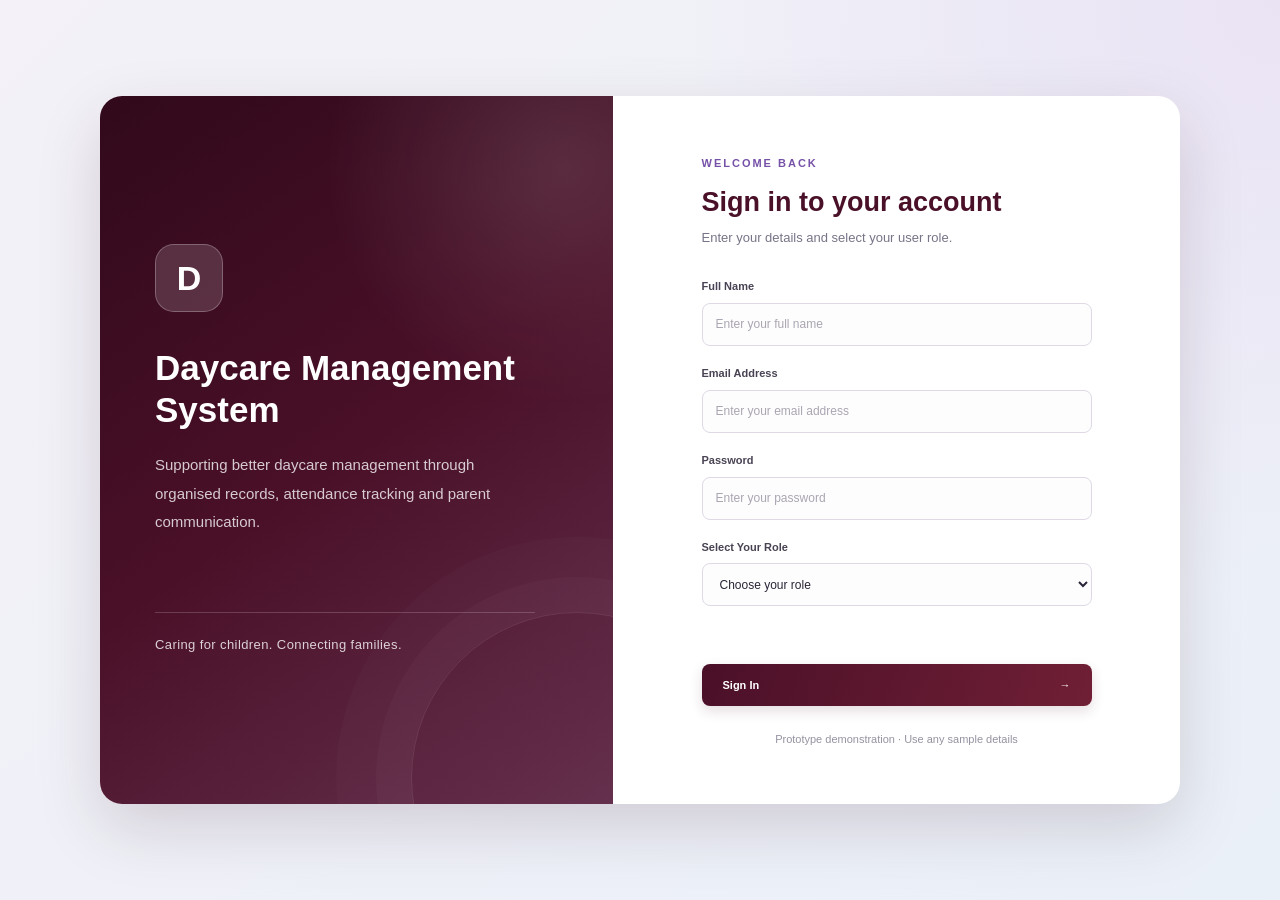
<file: index.html>
<!DOCTYPE html>
<html lang="en">
<head>
    <meta charset="UTF-8">
    <meta name="viewport" content="width=device-width, initial-scale=1.0">
    <title>Daycare Management System | Login</title>
    <link rel="stylesheet" href="css/style.css">
</head>
<body class="login-page">

    <main class="login-container">

        <section class="login-brand">
            <div class="brand-content">
                <div class="brand-logo">D</div>
                <h1>Daycare Management System</h1>
                <p>
                    Supporting better daycare management through
                    organised records, attendance tracking and
                    parent communication.
                </p>

                <div class="brand-footer">
                    Caring for children. Connecting families.
                </div>
            </div>
        </section>

        <section class="login-form-section">
            <div class="login-form">

                <span class="welcome-label">WELCOME BACK</span>
                <h2>Sign in to your account</h2>
                <p class="form-description">
                    Enter your details and select your user role.
                </p>

                <form id="loginForm">

                    <div class="form-group">
                        <label for="fullName">Full Name</label>
                        <input
                            type="text"
                            id="fullName"
                            placeholder="Enter your full name"
                            required
                        >
                    </div>

                    <div class="form-group">
                        <label for="email">Email Address</label>
                        <input
                            type="email"
                            id="email"
                            placeholder="Enter your email address"
                            required
                        >
                    </div>

                    <div class="form-group">
                        <label for="password">Password</label>
                        <input
                            type="password"
                            id="password"
                            placeholder="Enter your password"
                            required
                        >
                    </div>

                    <div class="form-group">
                        <label for="role">Select Your Role</label>
                        <select id="role" required>
                            <option value="">Choose your role</option>
                            <option value="admin">Administrator</option>
                            <option value="staff">Daycare Staff</option>
                            <option value="parent">Parent / Guardian</option>
                        </select>
                    </div>

                    <p id="loginMessage" class="login-message"></p>

                    <button type="submit" class="primary-button">
                        Sign In
                        <span>→</span>
                    </button>

                </form>

                <p class="demo-note">
                    Prototype demonstration · Use any sample details
                </p>

            </div>
        </section>

    </main>

    <script src="js/prototype.js"></script>
</body>
</html>
</file>
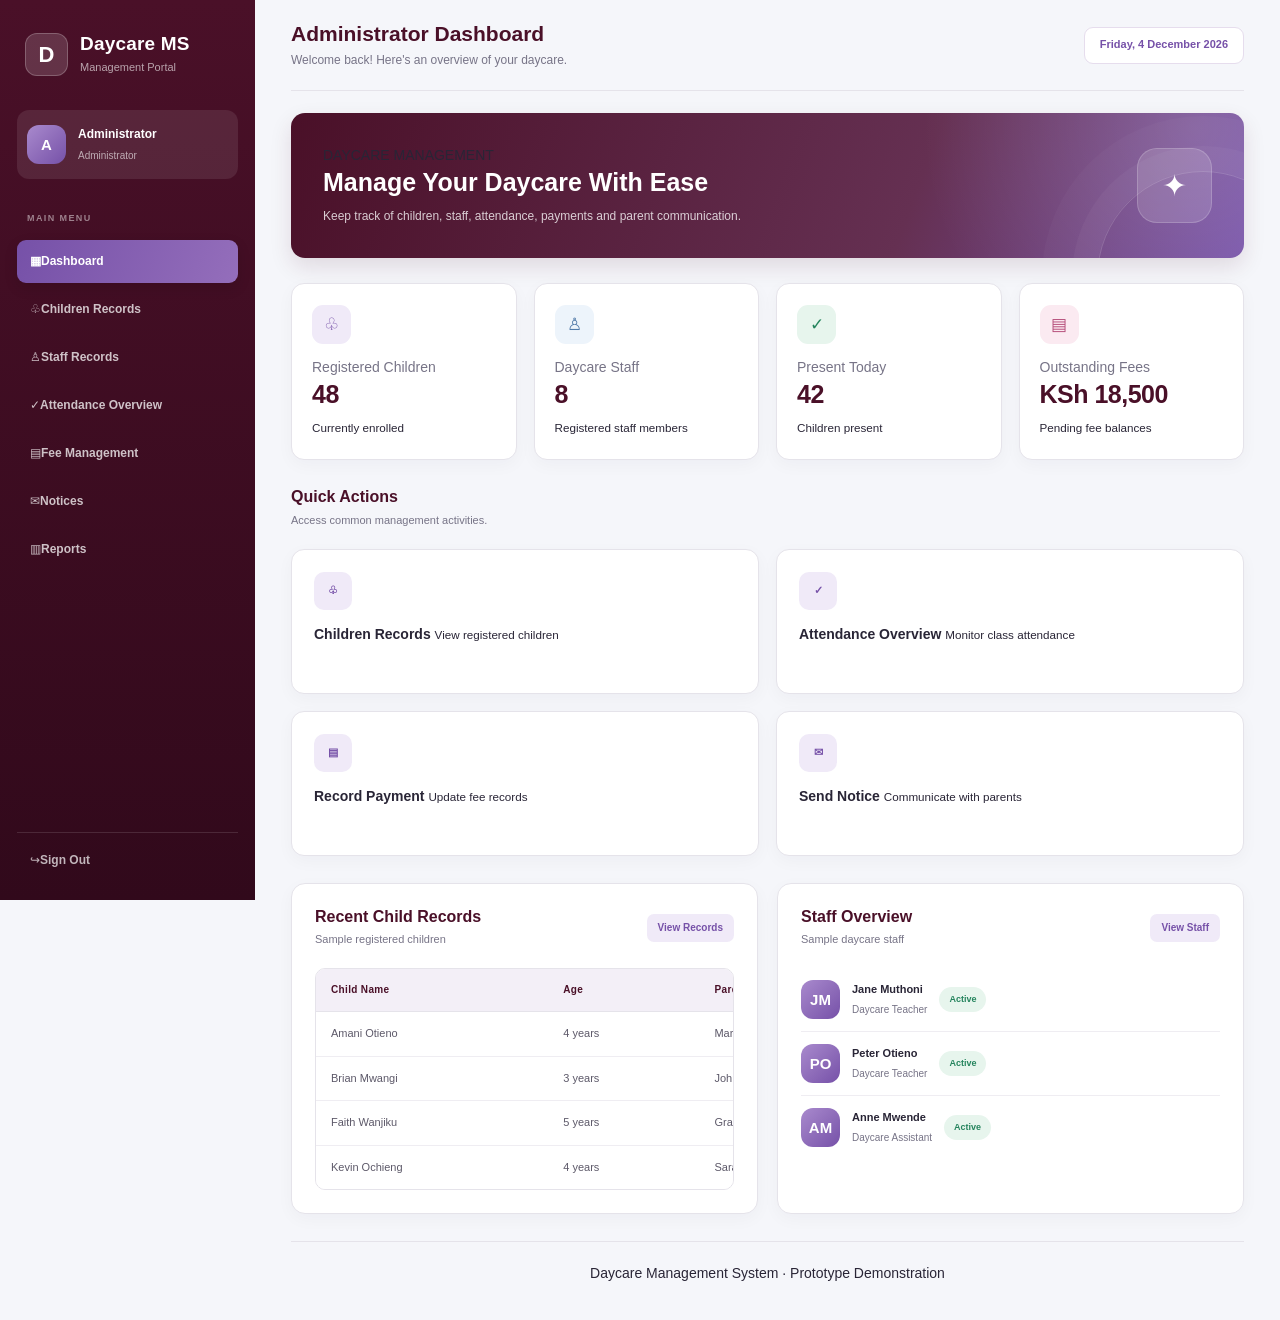
<file: admin-dashboard.html>
<!DOCTYPE html>
<html lang="en">
<head>
    <meta charset="UTF-8">
    <meta name="viewport" content="width=device-width, initial-scale=1.0">
    <title>Administrator Dashboard | Daycare Management System</title>
    <link rel="stylesheet" href="css/style.css">
</head>
<body class="dashboard-page">

    <div class="app-layout">

        <!-- SIDEBAR -->
        <aside class="sidebar">

            <div class="sidebar-brand">
                <div class="sidebar-logo">D</div>
                <div>
                    <h2>Daycare MS</h2>
                    <span>Management Portal</span>
                </div>
            </div>

            <div class="sidebar-user">
                <div class="user-avatar">A</div>
                <div>
                    <strong id="adminName">Administrator</strong>
                    <small>Administrator</small>
                </div>
            </div>

            <nav class="sidebar-nav">
                <span class="nav-heading">MAIN MENU</span>

                <a href="admin-dashboard.html" class="nav-link active">
                    <span>▦</span> Dashboard
                </a>

                <a href="children.html" class="nav-link">
                    <span>♧</span> Children Records
                </a>

                <a href="staff.html" class="nav-link">
                    <span>♙</span> Staff Records
                </a>

                <a href="attendance-overview.html" class="nav-link">
                    <span>✓</span> Attendance Overview
                </a>

                <a href="payments.html" class="nav-link">
                    <span>▤</span> Fee Management
                </a>

                <a href="notices.html" class="nav-link">
                    <span>✉</span> Notices
                </a>

                <a href="reports.html" class="nav-link">
                    <span>▥</span> Reports
                </a>
            </nav>

            <div class="sidebar-bottom">
                <a href="index.html" class="nav-link logout-link">
                    <span>↪</span> Sign Out
                </a>
            </div>

        </aside>

        <!-- MAIN CONTENT -->
        <main class="main-content">

            <header class="topbar">
                <div>
                    <h2>Administrator Dashboard</h2>
                    <p>Welcome back! Here's an overview of your daycare.</p>
                </div>

                <div class="topbar-date" id="currentDate"></div>
            </header>

            <section class="page-content">

                <div class="welcome-banner">
                    <div>
                        <span>DAYCARE MANAGEMENT</span>
                        <h1>Manage Your Daycare With Ease</h1>
                        <p>
                            Keep track of children, staff, attendance,
                            payments and parent communication.
                        </p>
                    </div>
                    <div class="welcome-icon">✦</div>
                </div>

                <!-- STATISTICS -->
                <section class="statistics-grid">

                    <div class="stat-card">
                        <div class="stat-icon purple-icon">♧</div>
                        <div>
                            <p>Registered Children</p>
                            <h2>48</h2>
                            <small>Currently enrolled</small>
                        </div>
                    </div>

                    <div class="stat-card">
                        <div class="stat-icon blue-icon">♙</div>
                        <div>
                            <p>Daycare Staff</p>
                            <h2>8</h2>
                            <small>Registered staff members</small>
                        </div>
                    </div>

                    <div class="stat-card">
                        <div class="stat-icon green-icon">✓</div>
                        <div>
                            <p>Present Today</p>
                            <h2 id="presentCount">42</h2>
                            <small>Children present</small>
                        </div>
                    </div>

                    <div class="stat-card">
                        <div class="stat-icon pink-icon">▤</div>
                        <div>
                            <p>Outstanding Fees</p>
                            <h2>KSh 18,500</h2>
                            <small>Pending fee balances</small>
                        </div>
                    </div>

                </section>

                <!-- QUICK ACTIONS -->
                <section class="content-section">

                    <div class="section-heading">
                        <div>
                            <h2>Quick Actions</h2>
                            <p>Access common management activities.</p>
                        </div>
                    </div>

                    <div class="quick-actions">

                        <a href="children.html" class="action-card">
                            <span class="action-icon">♧</span>
                            <strong>Children Records</strong>
                            <small>View registered children</small>
                        </a>

                        <a href="attendance-overview.html" class="action-card">
                            <span class="action-icon">✓</span>
                            <strong>Attendance Overview</strong>
                            <small>Monitor class attendance</small>
                        </a>

                        <a href="payments.html" class="action-card">
                            <span class="action-icon">▤</span>
                            <strong>Record Payment</strong>
                            <small>Update fee records</small>
                        </a>

                        <a href="notices.html" class="action-card">
                            <span class="action-icon">✉</span>
                            <strong>Send Notice</strong>
                            <small>Communicate with parents</small>
                        </a>

                    </div>
                </section>

                <!-- RECENT ACTIVITY -->
                <section class="content-section dashboard-columns">

                    <div class="panel" id="children">
                        <div class="panel-heading">
                            <div>
                                <h2>Recent Child Records</h2>
                                <p>Sample registered children</p>
                            </div>
                            <a href="children.html" class="view-label">View Records</a>
                        </div>

                        <div class="table-wrapper">
                            <table>
                                <thead>
                                    <tr>
                                        <th>Child Name</th>
                                        <th>Age</th>
                                        <th>Parent</th>
                                    </tr>
                                </thead>
                                <tbody>
                                    <tr>
                                        <td>Amani Otieno</td>
                                        <td>4 years</td>
                                        <td>Mary Otieno</td>
                                    </tr>
                                    <tr>
                                        <td>Brian Mwangi</td>
                                        <td>3 years</td>
                                        <td>John Mwangi</td>
                                    </tr>
                                    <tr>
                                        <td>Faith Wanjiku</td>
                                        <td>5 years</td>
                                        <td>Grace Wanjiku</td>
                                    </tr>
                                    <tr>
                                        <td>Kevin Ochieng</td>
                                        <td>4 years</td>
                                        <td>Sarah Ochieng</td>
                                    </tr>
                                </tbody>
                            </table>
                        </div>
                    </div>

                    <div class="panel" id="staff">
                        <div class="panel-heading">
                            <div>
                                <h2>Staff Overview</h2>
                                <p>Sample daycare staff</p>
                            </div>
                            <a href="staff.html" class="view-label">View Staff</a>
                        </div>

                        <div class="staff-item">
                            <div class="staff-avatar">JM</div>
                            <div>
                                <strong>Jane Muthoni</strong>
                                <small>Daycare Teacher</small>
                            </div>
                            <span class="status-badge present">Active</span>
                        </div>

                        <div class="staff-item">
                            <div class="staff-avatar">PO</div>
                            <div>
                                <strong>Peter Otieno</strong>
                                <small>Daycare Teacher</small>
                            </div>
                            <span class="status-badge present">Active</span>
                        </div>

                        <div class="staff-item">
                            <div class="staff-avatar">AM</div>
                            <div>
                                <strong>Anne Mwende</strong>
                                <small>Daycare Assistant</small>
                            </div>
                            <span class="status-badge present">Active</span>
                        </div>
                    </div>

                </section>

                <footer class="dashboard-footer">
                    Daycare Management System · Prototype Demonstration
                </footer>

            </section>

        </main>
    </div>

    <script src="js/prototype.js"></script>
</body>
</html>
</file>
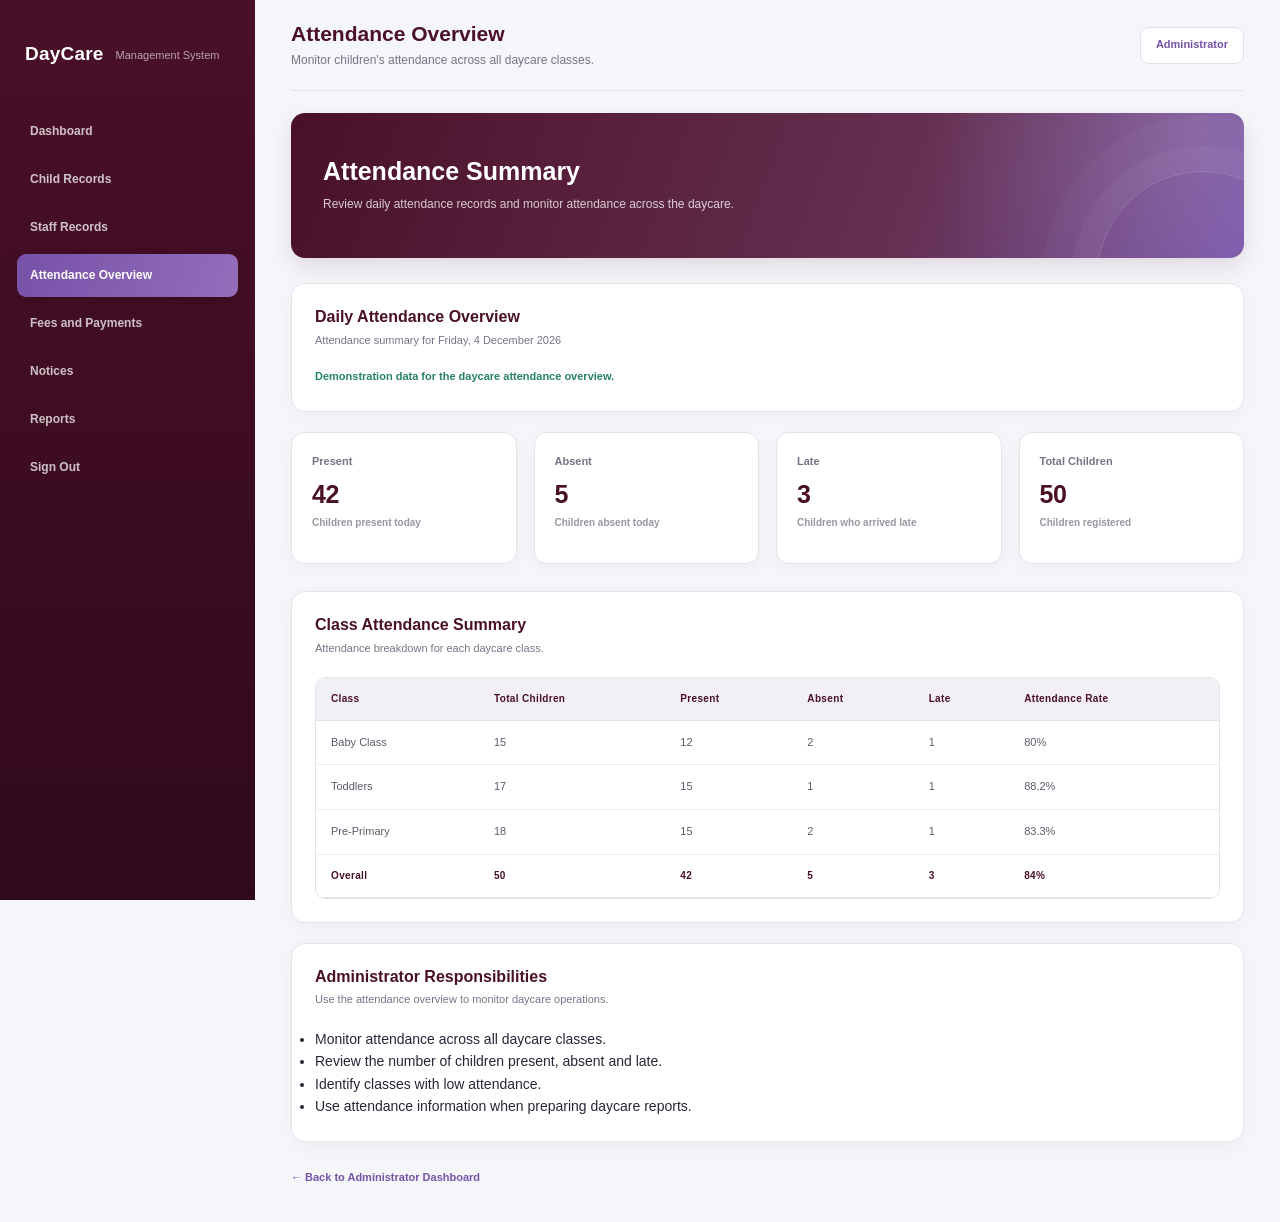
<file: attendance-overview.html>
<!DOCTYPE html>
<html lang="en">
<head>
    <meta charset="UTF-8">
    <meta name="viewport" content="width=device-width, initial-scale=1.0">
    <title>Attendance Overview | Daycare Management System</title>
    <link rel="stylesheet" href="css/style.css">
</head>
<body>

<div class="dashboard-layout">

    <aside class="sidebar">

        <div class="sidebar-brand">
            <h2>DayCare</h2>
            <p>Management System</p>
        </div>

        <nav class="sidebar-nav">
            <a href="admin-dashboard.html">Dashboard</a>
            <a href="children.html">Child Records</a>
            <a href="staff.html">Staff Records</a>
            <a href="attendance-overview.html" class="active">Attendance Overview</a>
            <a href="payments.html">Fees and Payments</a>
            <a href="notices.html">Notices</a>
            <a href="reports.html">Reports</a>
            <a href="index.html">Sign Out</a>
        </nav>

    </aside>

    <main class="main-content">

        <header class="topbar">
            <div>
                <h2>Attendance Overview</h2>
                <p>Monitor children's attendance across all daycare classes.</p>
            </div>

            <div class="user-info">
                <span>Administrator</span>
            </div>
        </header>

        <section class="welcome-banner">
            <div>
                <h1>Attendance Summary</h1>
                <p>Review daily attendance records and monitor attendance across the daycare.</p>
            </div>
        </section>

        <section class="panel">

            <div class="panel-header">
                <div>
                    <h2>Daily Attendance Overview</h2>
                    <p id="overviewDate">Attendance summary for today</p>
                </div>
            </div>

            <p class="form-message">
                Demonstration data for the daycare attendance overview.
            </p>

        </section>

        <section class="stats-grid">

            <div class="stat-card">
                <h3>Present</h3>
                <h2>42</h2>
                <p>Children present today</p>
            </div>

            <div class="stat-card">
                <h3>Absent</h3>
                <h2>5</h2>
                <p>Children absent today</p>
            </div>

            <div class="stat-card">
                <h3>Late</h3>
                <h2>3</h2>
                <p>Children who arrived late</p>
            </div>

            <div class="stat-card">
                <h3>Total Children</h3>
                <h2>50</h2>
                <p>Children registered</p>
            </div>

        </section>

        <section class="panel">

            <div class="panel-header">
                <div>
                    <h2>Class Attendance Summary</h2>
                    <p>Attendance breakdown for each daycare class.</p>
                </div>
            </div>

            <div class="table-responsive">

                <table class="data-table">

                    <thead>
                        <tr>
                            <th>Class</th>
                            <th>Total Children</th>
                            <th>Present</th>
                            <th>Absent</th>
                            <th>Late</th>
                            <th>Attendance Rate</th>
                        </tr>
                    </thead>

                    <tbody>

                        <tr>
                            <td>Baby Class</td>
                            <td>15</td>
                            <td>12</td>
                            <td>2</td>
                            <td>1</td>
                            <td>80%</td>
                        </tr>

                        <tr>
                            <td>Toddlers</td>
                            <td>17</td>
                            <td>15</td>
                            <td>1</td>
                            <td>1</td>
                            <td>88.2%</td>
                        </tr>

                        <tr>
                            <td>Pre-Primary</td>
                            <td>18</td>
                            <td>15</td>
                            <td>2</td>
                            <td>1</td>
                            <td>83.3%</td>
                        </tr>

                        <tr>
                            <th>Overall</th>
                            <th>50</th>
                            <th>42</th>
                            <th>5</th>
                            <th>3</th>
                            <th>84%</th>
                        </tr>

                    </tbody>

                </table>

            </div>

        </section>

        <section class="panel">

            <div class="panel-header">
                <div>
                    <h2>Administrator Responsibilities</h2>
                    <p>Use the attendance overview to monitor daycare operations.</p>
                </div>
            </div>

            <ul>
                <li>Monitor attendance across all daycare classes.</li>
                <li>Review the number of children present, absent and late.</li>
                <li>Identify classes with low attendance.</li>
                <li>Use attendance information when preparing daycare reports.</li>
            </ul>

        </section>

        <div class="back-link">
            <a href="admin-dashboard.html">← Back to Administrator Dashboard</a>
        </div>

    </main>

</div>

<script>
document.addEventListener("DOMContentLoaded", function () {

    const dateElement = document.getElementById("overviewDate");

    const today = new Date();

    dateElement.textContent =
        "Attendance summary for " +
        today.toLocaleDateString("en-KE", {
            weekday: "long",
            day: "numeric",
            month: "long",
            year: "numeric"
        });

});
</script>

</body>
</html>
</file>
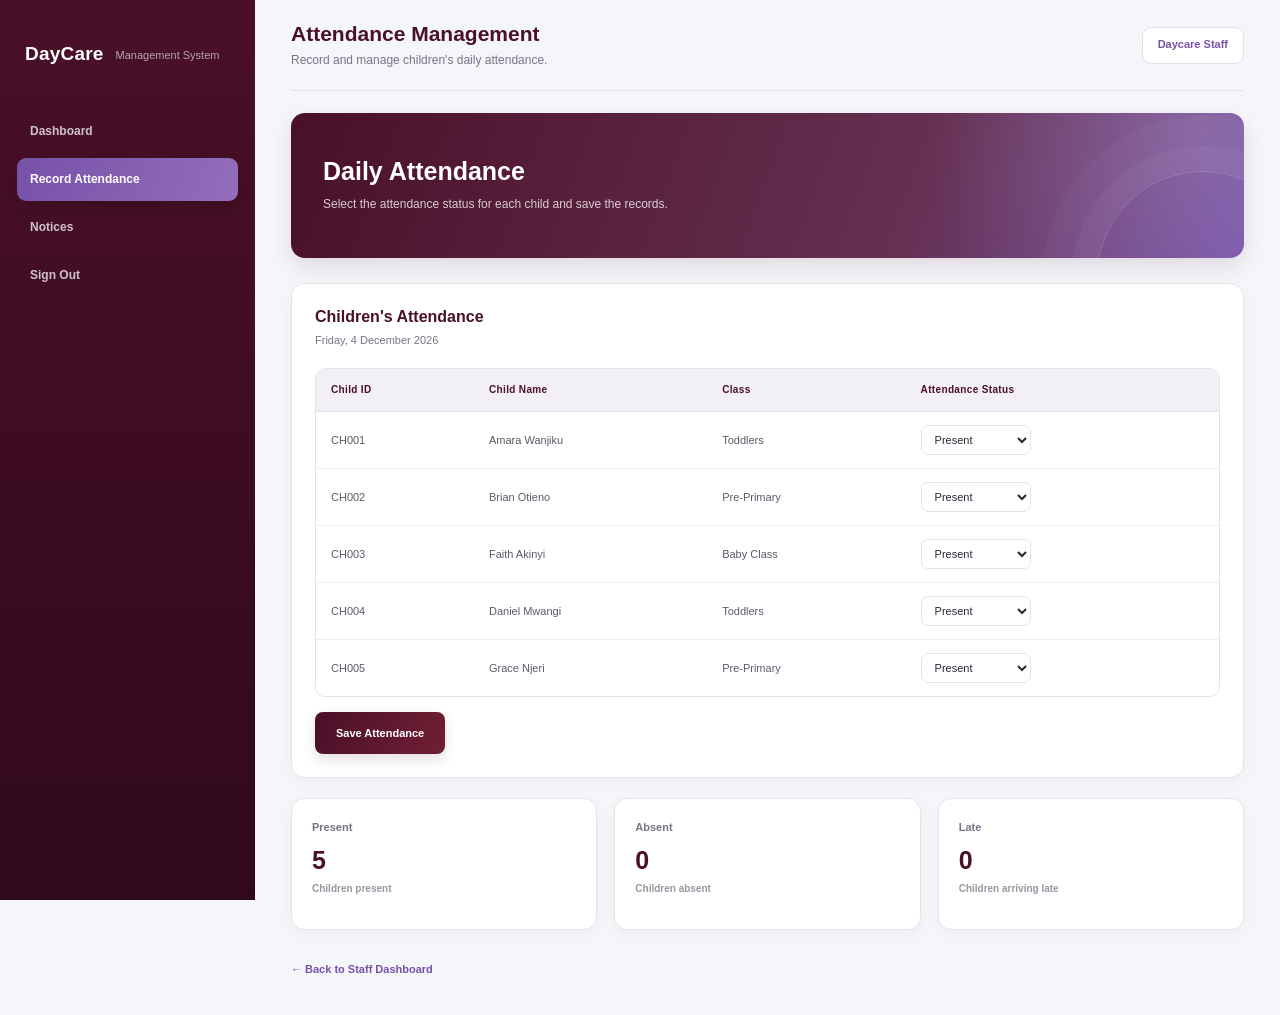
<file: attendance.html>
<!DOCTYPE html>
<html lang="en">
<head>
    <meta charset="UTF-8">
    <meta name="viewport" content="width=device-width, initial-scale=1.0">
    <title>Record Attendance | Daycare Management System</title>
    <link rel="stylesheet" href="css/style.css">
</head>
<body>

<div class="dashboard-layout">

    <aside class="sidebar">

        <div class="sidebar-brand">
            <h2>DayCare</h2>
            <p>Management System</p>
        </div>

        <nav class="sidebar-nav" id="attendanceSidebarNav">
            <!-- Navigation is displayed according to the logged-in role. -->
        </nav>

    </aside>

    <main class="main-content">

        <header class="topbar">
            <div>
                <h2>Attendance Management</h2>
                <p>Record and manage children's daily attendance.</p>
            </div>

            <div class="user-info">
                <span id="attendanceRole">Daycare Staff</span>
            </div>
        </header>

        <section class="welcome-banner">
            <div>
                <h1>Daily Attendance</h1>
                <p>Select the attendance status for each child and save the records.</p>
            </div>
        </section>

        <section class="panel">

            <div class="panel-header">
                <div>
                    <h2>Children's Attendance</h2>
                    <p id="attendanceDate">Today's attendance records</p>
                </div>
            </div>

            <form id="attendanceForm">

                <div class="table-responsive">
                    <table class="data-table">

                        <thead>
                            <tr>
                                <th>Child ID</th>
                                <th>Child Name</th>
                                <th>Class</th>
                                <th>Attendance Status</th>
                            </tr>
                        </thead>

                        <tbody>

                            <tr>
                                <td>CH001</td>
                                <td>Amara Wanjiku</td>
                                <td>Toddlers</td>
                                <td>
                                    <select class="attendance-status" name="CH001">
                                        <option value="Present">Present</option>
                                        <option value="Absent">Absent</option>
                                        <option value="Late">Late</option>
                                    </select>
                                </td>
                            </tr>

                            <tr>
                                <td>CH002</td>
                                <td>Brian Otieno</td>
                                <td>Pre-Primary</td>
                                <td>
                                    <select class="attendance-status" name="CH002">
                                        <option value="Present">Present</option>
                                        <option value="Absent">Absent</option>
                                        <option value="Late">Late</option>
                                    </select>
                                </td>
                            </tr>

                            <tr>
                                <td>CH003</td>
                                <td>Faith Akinyi</td>
                                <td>Baby Class</td>
                                <td>
                                    <select class="attendance-status" name="CH003">
                                        <option value="Present">Present</option>
                                        <option value="Absent">Absent</option>
                                        <option value="Late">Late</option>
                                    </select>
                                </td>
                            </tr>

                            <tr>
                                <td>CH004</td>
                                <td>Daniel Mwangi</td>
                                <td>Toddlers</td>
                                <td>
                                    <select class="attendance-status" name="CH004">
                                        <option value="Present">Present</option>
                                        <option value="Absent">Absent</option>
                                        <option value="Late">Late</option>
                                    </select>
                                </td>
                            </tr>

                            <tr>
                                <td>CH005</td>
                                <td>Grace Njeri</td>
                                <td>Pre-Primary</td>
                                <td>
                                    <select class="attendance-status" name="CH005">
                                        <option value="Present">Present</option>
                                        <option value="Absent">Absent</option>
                                        <option value="Late">Late</option>
                                    </select>
                                </td>
                            </tr>

                        </tbody>

                    </table>
                </div>

                <div class="form-actions">
                    <button type="submit" class="primary-button">
                        Save Attendance
                    </button>
                </div>

                <p id="attendanceMessage" class="form-message"></p>

            </form>

        </section>

        <section class="stats-grid">

            <div class="stat-card">
                <h3>Present</h3>
                <h2 id="presentCount">5</h2>
                <p>Children present</p>
            </div>

            <div class="stat-card">
                <h3>Absent</h3>
                <h2 id="absentCount">0</h2>
                <p>Children absent</p>
            </div>

            <div class="stat-card">
                <h3>Late</h3>
                <h2 id="lateCount">0</h2>
                <p>Children arriving late</p>
            </div>

        </section>

        <div class="back-link">
            <a href="staff-dashboard.html" id="attendanceBackLink">
                ← Back to Staff Dashboard
            </a>
        </div>

    </main>

</div>

<script src="js/prototype.js"></script>

<script>
document.addEventListener("DOMContentLoaded", function () {

    // Retrieve the currently logged-in user.
    let currentUser = {};

    try {
        currentUser = JSON.parse(
            sessionStorage.getItem("daycareUser")
        ) || {};
    } catch (error) {
        currentUser = {};
    }

    // Identify the user's role.
    const userRole = String(
        currentUser.role ||
        currentUser.userType ||
        currentUser.accountType ||
        "staff"
    ).toLowerCase();

    const isAdmin =
        userRole === "admin" ||
        userRole === "administrator";

    const sidebarNav = document.getElementById("attendanceSidebarNav");
    const attendanceRole = document.getElementById("attendanceRole");
    const backLink = document.getElementById("attendanceBackLink");

    if (isAdmin) {

        // Administrator navigation.
        sidebarNav.innerHTML = `
            <a href="admin-dashboard.html">Dashboard</a>
            <a href="children.html">Child Records</a>
            <a href="staff.html">Staff Records</a>
            <a href="attendance.html" class="active">Attendance</a>
            <a href="payments.html">Fees and Payments</a>
            <a href="notices.html">Notices</a>
            <a href="reports.html">Reports</a>
            <a href="index.html">Sign Out</a>
        `;

        attendanceRole.textContent = "Administrator";

        backLink.href = "admin-dashboard.html";
        backLink.textContent = "← Back to Administrator Dashboard";

    } else {

        // Staff navigation.
        sidebarNav.innerHTML = `
            <a href="staff-dashboard.html">Dashboard</a>
            <a href="attendance.html" class="active">Record Attendance</a>
            <a href="notices.html">Notices</a>
            <a href="index.html">Sign Out</a>
        `;

        attendanceRole.textContent = "Daycare Staff";

        backLink.href = "staff-dashboard.html";
        backLink.textContent = "← Back to Staff Dashboard";

    }

});
</script>

</body>
</html>
</file>
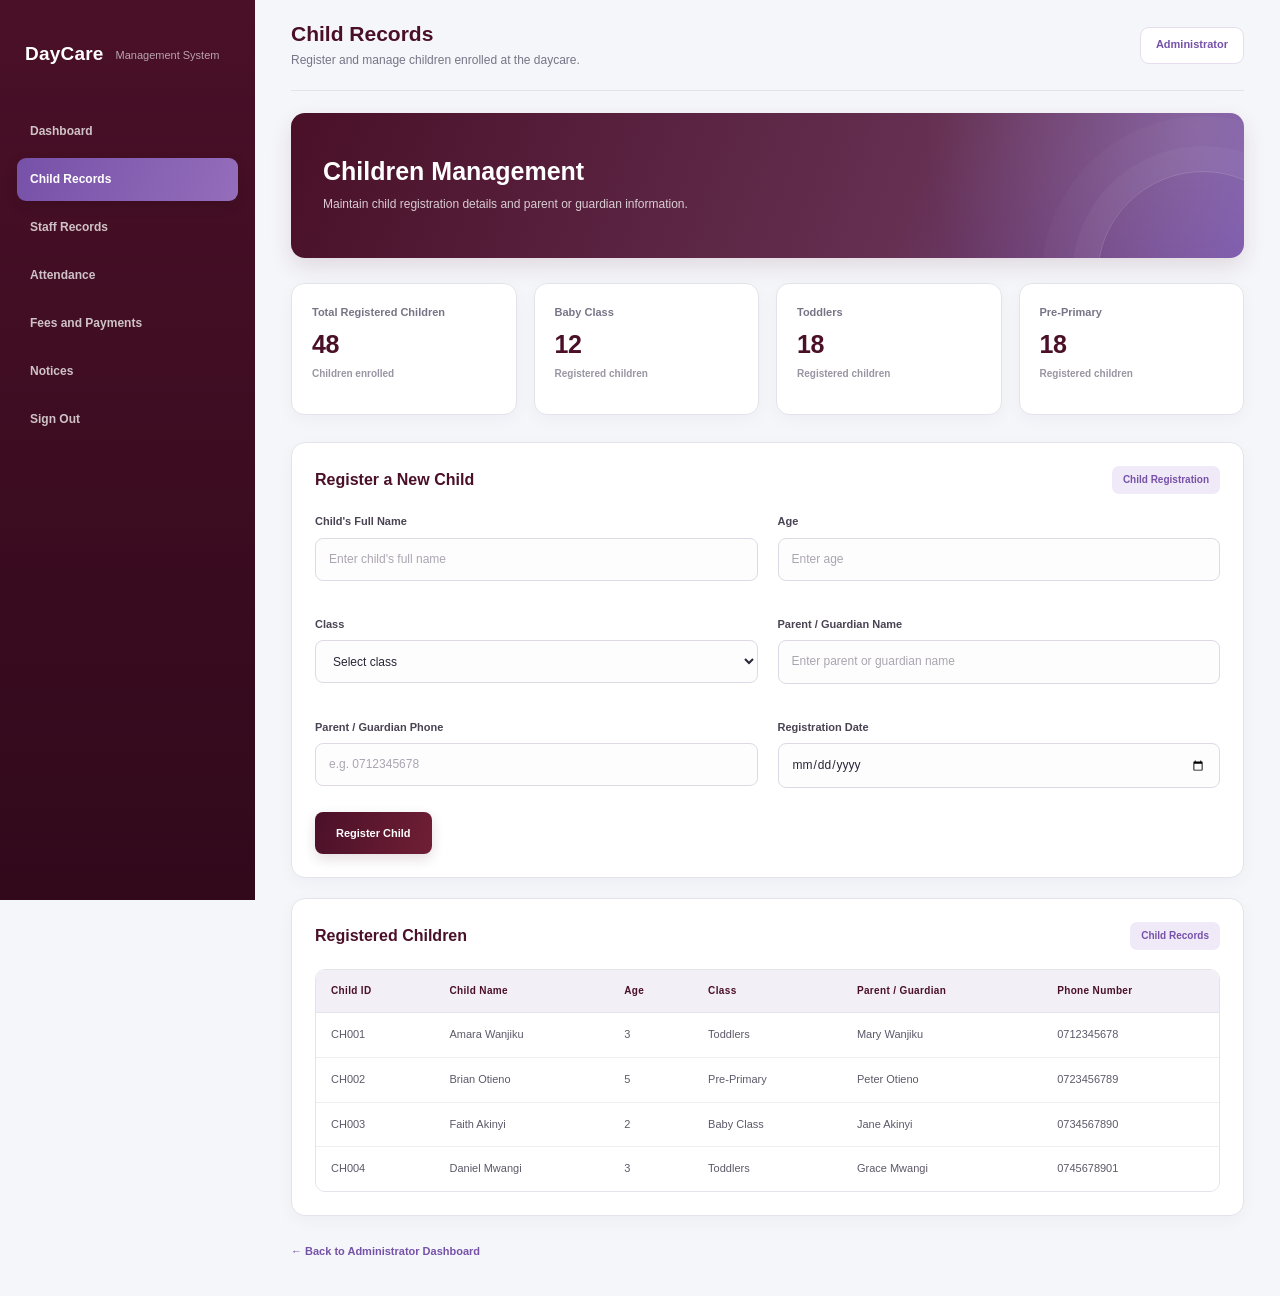
<file: children.html>
<!DOCTYPE html>
<html lang="en">
<head>
    <meta charset="UTF-8">
    <meta name="viewport" content="width=device-width, initial-scale=1.0">
    <title>Child Records | Daycare Management System</title>
    <link rel="stylesheet" href="css/style.css">
</head>
<body>

<div class="dashboard-layout">

    <aside class="sidebar">
        <div class="sidebar-brand">
            <h2>DayCare</h2>
            <p>Management System</p>
        </div>

        <nav class="sidebar-nav">
            <a href="admin-dashboard.html">Dashboard</a>
            <a href="children.html" class="active">Child Records</a>
            <a href="staff.html">Staff Records</a>
            <a href="attendance.html">Attendance</a>
            <a href="payments.html">Fees and Payments</a>
            <a href="notices.html">Notices</a>
            <a href="index.html">Sign Out</a>
        </nav>
    </aside>

    <main class="main-content">

        <header class="topbar">
            <div>
                <h2>Child Records</h2>
                <p>Register and manage children enrolled at the daycare.</p>
            </div>
            <div class="user-info">
                <span>Administrator</span>
            </div>
        </header>

        <section class="welcome-banner">
            <div>
                <h1>Children Management</h1>
                <p>Maintain child registration details and parent or guardian information.</p>
            </div>
        </section>

        <section class="stats-grid">
            <div class="stat-card">
                <h3>Total Registered Children</h3>
                <h2 id="totalChildren">48</h2>
                <p>Children enrolled</p>
            </div>

            <div class="stat-card">
                <h3>Baby Class</h3>
                <h2>12</h2>
                <p>Registered children</p>
            </div>

            <div class="stat-card">
                <h3>Toddlers</h3>
                <h2>18</h2>
                <p>Registered children</p>
            </div>

            <div class="stat-card">
                <h3>Pre-Primary</h3>
                <h2>18</h2>
                <p>Registered children</p>
            </div>
        </section>

        <!-- REGISTRATION FORM -->
        <section class="panel">
            <div class="panel-header">
                <h2>Register a New Child</h2>
                <span>Child Registration</span>
            </div>

            <form id="childForm">

                <div class="form-grid">

                    <div class="form-group">
                        <label for="childName">Child's Full Name</label>
                        <input type="text" id="childName" required
                               placeholder="Enter child's full name">
                    </div>

                    <div class="form-group">
                        <label for="childAge">Age</label>
                        <input type="number" id="childAge" min="1" max="6"
                               required placeholder="Enter age">
                    </div>

                    <div class="form-group">
                        <label for="childClass">Class</label>
                        <select id="childClass" required>
                            <option value="">Select class</option>
                            <option value="Baby Class">Baby Class</option>
                            <option value="Toddlers">Toddlers</option>
                            <option value="Pre-Primary">Pre-Primary</option>
                        </select>
                    </div>

                    <div class="form-group">
                        <label for="parentName">Parent / Guardian Name</label>
                        <input type="text" id="parentName" required
                               placeholder="Enter parent or guardian name">
                    </div>

                    <div class="form-group">
                        <label for="parentPhone">Parent / Guardian Phone</label>
                        <input type="tel" id="parentPhone" required
                               pattern="[0-9+ ]{10,15}"
                               placeholder="e.g. 0712345678">
                    </div>

                    <div class="form-group">
                        <label for="registrationDate">Registration Date</label>
                        <input type="date" id="registrationDate" required>
                    </div>

                </div>

                <div class="form-actions">
                    <button type="submit" class="primary-button">
                        Register Child
                    </button>
                </div>

                <p id="childMessage" class="form-message"></p>

            </form>
        </section>

        <!-- CHILD RECORDS TABLE -->
        <section class="panel">
            <div class="panel-header">
                <h2>Registered Children</h2>
                <span>Child Records</span>
            </div>

            <div class="table-responsive">
                <table class="data-table" id="childrenTable">
                    <thead>
                        <tr>
                            <th>Child ID</th>
                            <th>Child Name</th>
                            <th>Age</th>
                            <th>Class</th>
                            <th>Parent / Guardian</th>
                            <th>Phone Number</th>
                        </tr>
                    </thead>

                    <tbody id="childrenTableBody">
                        <tr>
                            <td>CH001</td>
                            <td>Amara Wanjiku</td>
                            <td>3</td>
                            <td>Toddlers</td>
                            <td>Mary Wanjiku</td>
                            <td>0712345678</td>
                        </tr>

                        <tr>
                            <td>CH002</td>
                            <td>Brian Otieno</td>
                            <td>5</td>
                            <td>Pre-Primary</td>
                            <td>Peter Otieno</td>
                            <td>0723456789</td>
                        </tr>

                        <tr>
                            <td>CH003</td>
                            <td>Faith Akinyi</td>
                            <td>2</td>
                            <td>Baby Class</td>
                            <td>Jane Akinyi</td>
                            <td>0734567890</td>
                        </tr>

                        <tr>
                            <td>CH004</td>
                            <td>Daniel Mwangi</td>
                            <td>3</td>
                            <td>Toddlers</td>
                            <td>Grace Mwangi</td>
                            <td>0745678901</td>
                        </tr>
                    </tbody>
                </table>
            </div>
        </section>

        <div class="back-link">
            <a href="admin-dashboard.html">← Back to Administrator Dashboard</a>
        </div>

    </main>
</div>

<script src="js/prototype.js"></script>
</body>
</html>
</file>
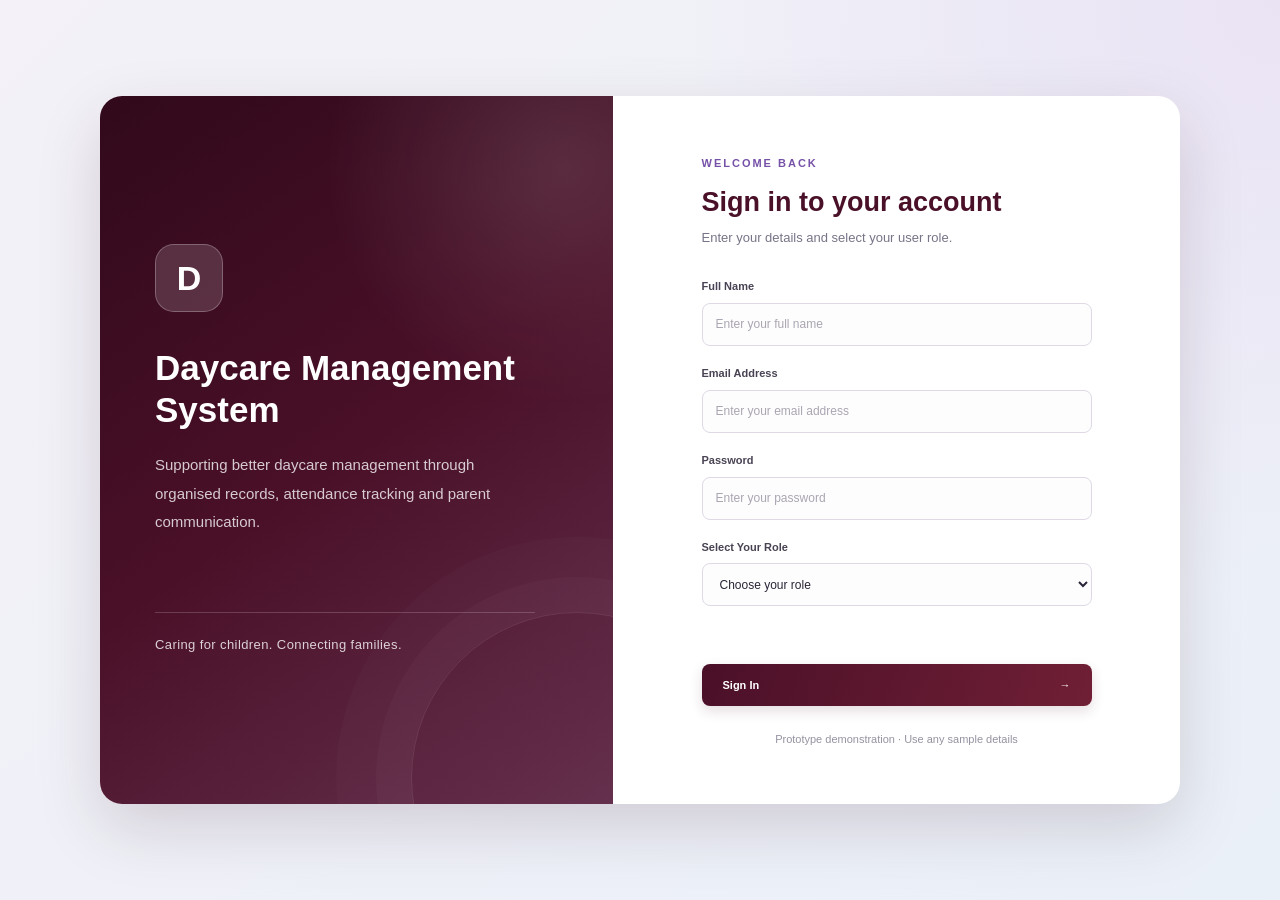
<file: notices.html>
<!DOCTYPE html>
<html lang="en">
<head>
    <meta charset="UTF-8">
    <meta name="viewport" content="width=device-width, initial-scale=1.0">
    <title>Notices and Communication | Daycare Management System</title>
    <link rel="stylesheet" href="css/style.css">
</head>

<body class="dashboard-page">

<div class="app-layout">

    <!-- SIDEBAR -->
    <aside class="sidebar">

        <div class="sidebar-brand">
            <div class="sidebar-logo">D</div>
            <div>
                <h2>Daycare MS</h2>
                <span>Management Portal</span>
            </div>
        </div>

        <div class="sidebar-user">
            <div class="user-avatar" id="noticeAvatar">U</div>
            <div>
                <strong id="noticeUserName">User</strong>
                <small id="noticeUserRole">User</small>
            </div>
        </div>

        <nav class="sidebar-nav" id="noticeSidebarNav">
            <!-- Navigation is loaded according to the logged-in role. -->
        </nav>

        <div class="sidebar-bottom">
            <a href="index.html" class="nav-link logout-link" id="noticeSignOut">
                Sign Out
            </a>
        </div>

    </aside>


    <!-- MAIN CONTENT -->
    <main class="main-content">

        <header class="topbar">
            <div>
                <h2>Notices and Communication</h2>
                <p>Important daycare announcements and updates.</p>
            </div>

            <div class="user-info">
                <span id="noticeTopRole">User</span>
            </div>
        </header>


        <section class="page-content">

            <!-- WELCOME SECTION -->
            <section class="welcome-banner">
                <div>
                    <h1 id="noticeWelcome">Daycare Communication</h1>
                    <p id="noticeIntroduction">
                        Stay informed about important daycare announcements.
                    </p>
                </div>
            </section>


            <!-- SUMMARY CARDS -->
            <section class="statistics-grid">

                <div class="stat-card">
                    <h3>Published Notices</h3>
                    <h2 id="noticeCount">3</h2>
                    <p>Available announcements</p>
                </div>

                <div class="stat-card">
                    <h3>Communication</h3>
                    <h2>SMS</h2>
                    <p>Planned notification channel</p>
                </div>

                <div class="stat-card">
                    <h3>Notice Access</h3>
                    <h2 id="noticeAccess">View</h2>
                    <p id="noticeAccessDescription">Published announcements</p>
                </div>

            </section>


            <!-- CREATE NOTICE -->
            <section class="content-section" id="createNoticeSection">

                <div class="panel-heading">
                    <div>
                        <h2>Create a New Notice</h2>
                        <p>Share important information with parents and guardians.</p>
                    </div>
                </div>

                <div class="content-panel">

                    <form id="noticeForm">

                        <div class="form-grid">

                            <div class="form-group">
                                <label for="noticeTitle">Notice Title</label>
                                <input
                                    type="text"
                                    id="noticeTitle"
                                    required
                                    maxlength="100"
                                    placeholder="Enter notice title">
                            </div>

                            <div class="form-group">
                                <label for="noticeCategory">Notice Category</label>
                                <select id="noticeCategory" required>
                                    <option value="">Select category</option>
                                    <option value="General Announcement">General Announcement</option>
                                    <option value="Fee Reminder">Fee Reminder</option>
                                    <option value="Parents' Meeting">Parents' Meeting</option>
                                    <option value="School Activity">School Activity</option>
                                    <option value="Class Update">Class Update</option>
                                    <option value="Child Update">Child Update</option>
                                    <option value="Emergency Notice">Emergency Notice</option>
                                </select>
                            </div>

                            <div class="form-group">
                                <label for="noticeAudience">Recipients</label>
                                <select id="noticeAudience" required>
                                    <option value="">Select recipients</option>
                                    <option value="All Parents">All Parents</option>
                                    <option value="Baby Class Parents">Baby Class Parents</option>
                                    <option value="Toddlers Parents">Toddlers Parents</option>
                                    <option value="Pre-Primary Parents">Pre-Primary Parents</option>
                                    <option value="Individual Parent">Individual Parent</option>
                                </select>
                            </div>

                            <div class="form-group" id="individualParentGroup" style="display:none;">
                                <label for="noticeParent">Select Parent</label>
                                <select id="noticeParent">
                                    <option value="">Select a parent</option>
                                    <option value="Mary Wanjiku">Mary Wanjiku</option>
                                    <option value="Peter Otieno">Peter Otieno</option>
                                    <option value="Jane Akinyi">Jane Akinyi</option>
                                    <option value="Grace Mwangi">Grace Mwangi</option>
                                </select>
                            </div>

                            <div class="form-group">
                                <label for="noticeDate">Notice Date</label>
                                <input type="date" id="noticeDate" required>
                            </div>

                        </div>

                        <div class="form-group">
                            <label for="noticeContent">Notice Message</label>
                            <textarea
                                id="noticeContent"
                                rows="5"
                                required
                                maxlength="1000"
                                placeholder="Write your announcement or message here..."></textarea>
                        </div>

                        <div class="form-actions">
                            <button type="submit" class="primary-button">
                                Publish Notice
                            </button>
                        </div>

                        <p id="noticeMessage" class="form-message"></p>

                    </form>

                </div>

            </section>


            <!-- PUBLISHED NOTICES -->
            <section class="content-section">

                <div class="panel-heading">
                    <div>
                        <h2>Published Notices</h2>
                        <p id="publishedNoticeDescription">
                            Announcements and communication history.
                        </p>
                    </div>
                </div>

                <div id="noticesList">

                    <div class="content-panel">
                        <h3>Parents' Meeting</h3>
                        <p><strong>Category:</strong> Parents' Meeting</p>
                        <p><strong>Recipients:</strong> All Parents</p>
                        <p><strong>Date:</strong> 10 Nov 2026</p>
                        <p>
                            Parents are invited to attend a meeting at the
                            daycare centre on 20 November at 10:00 AM.
                        </p>
                        <span class="status-badge success">Published</span>
                    </div>

                    <div class="content-panel">
                        <h3>November Fee Reminder</h3>
                        <p><strong>Category:</strong> Fee Reminder</p>
                        <p><strong>Recipients:</strong> All Parents</p>
                        <p><strong>Date:</strong> 08 Nov 2026</p>
                        <p>
                            Please remember to clear any outstanding daycare
                            fees before the end of November.
                        </p>
                        <span class="status-badge success">Published</span>
                    </div>

                    <div class="content-panel">
                        <h3>Children's Activity Day</h3>
                        <p><strong>Category:</strong> School Activity</p>
                        <p><strong>Recipients:</strong> Toddlers Parents</p>
                        <p><strong>Date:</strong> 05 Nov 2026</p>
                        <p>
                            Our children's activity day will take place on
                            25 November. More details will be shared soon.
                        </p>
                        <span class="status-badge success">Published</span>
                    </div>

                </div>

            </section>


            <footer class="dashboard-footer">
                <p>Daycare Management System | Notices and Communication</p>
            </footer>

        </section>

    </main>

</div>


<script src="js/prototype.js"></script>

<script>
/* ROLE-BASED NOTICE PAGE DISPLAY */

const currentNoticeUser = sessionStorage.getItem("daycareUser");

if (!currentNoticeUser) {
    window.location.href = "index.html";
} else {

    const user = JSON.parse(currentNoticeUser);

    const role = user.role;
    const fullName = user.fullName || "User";

    const sidebarNav = document.getElementById("noticeSidebarNav");
    const createNoticeSection = document.getElementById("createNoticeSection");

    document.getElementById("noticeUserName").textContent = fullName;
    document.getElementById("noticeUserRole").textContent =
        role === "admin" ? "Administrator" :
        role === "staff" ? "Daycare Staff" :
        "Parent / Guardian";

    document.getElementById("noticeAvatar").textContent =
        fullName.charAt(0).toUpperCase();

    document.getElementById("noticeTopRole").textContent =
        role === "admin" ? "Administrator" :
        role === "staff" ? "Daycare Staff" :
        "Parent / Guardian";

    let navigation = "";

    if (role === "admin") {

        navigation = `
            <span class="nav-heading">ADMINISTRATOR MENU</span>
            <a href="admin-dashboard.html" class="nav-link">Dashboard</a>
            <a href="children.html" class="nav-link">Child Records</a>
            <a href="staff.html" class="nav-link">Staff Records</a>
            <a href="attendance.html" class="nav-link">Attendance</a>
            <a href="payments.html" class="nav-link">Fees and Payments</a>
            <a href="notices.html" class="nav-link active">Notices</a>
            <a href="reports.html" class="nav-link">Reports</a>
        `;

        document.getElementById("noticeWelcome").textContent =
            "Parent Communication";

        document.getElementById("noticeIntroduction").textContent =
            "Create announcements, fee reminders and important daycare updates.";

        document.getElementById("noticeAccess").textContent = "Manage";

        document.getElementById("noticeAccessDescription").textContent =
            "Full notice management";

    } else if (role === "staff") {

        navigation = `
            <span class="nav-heading">STAFF MENU</span>
            <a href="staff-dashboard.html" class="nav-link">Dashboard</a>
            <a href="attendance.html" class="nav-link">Record Attendance</a>
            <a href="notices.html" class="nav-link active">Notices</a>
        `;

        document.getElementById("noticeWelcome").textContent =
            "Staff Communication";

        document.getElementById("noticeIntroduction").textContent =
            "Share class updates and important information with parents.";

        document.getElementById("noticeAccess").textContent = "Create";

        document.getElementById("noticeAccessDescription").textContent =
            "Publish and view notices";

    } else if (role === "parent") {

        navigation = `
            <span class="nav-heading">PARENT MENU</span>
            <a href="parent-dashboard.html" class="nav-link">My Dashboard</a>
            <a href="parent-dashboard.html#child-information" class="nav-link">Child Information</a>
            <a href="parent-dashboard.html#attendance" class="nav-link">Attendance</a>
            <a href="parent-dashboard.html#fees" class="nav-link">Fee Information</a>
            <a href="notices.html" class="nav-link active">Notices</a>
        `;

        createNoticeSection.style.display = "none";

        document.getElementById("noticeWelcome").textContent =
            "Daycare Announcements";

        document.getElementById("noticeIntroduction").textContent =
            "View important announcements and updates from your daycare.";

        document.getElementById("noticeAccess").textContent = "View";

        document.getElementById("noticeAccessDescription").textContent =
            "Published notices only";

        document.getElementById("publishedNoticeDescription").textContent =
            "Announcements relevant to your child.";

    } else {
        window.location.href = "index.html";
    }

    sidebarNav.innerHTML = navigation;

}


/* INDIVIDUAL PARENT SELECTION */

const noticeAudience = document.getElementById("noticeAudience");
const individualParentGroup = document.getElementById("individualParentGroup");
const noticeParent = document.getElementById("noticeParent");

if (noticeAudience) {

    noticeAudience.addEventListener("change", function() {

        if (this.value === "Individual Parent") {
            individualParentGroup.style.display = "block";
            noticeParent.required = true;
        } else {
            individualParentGroup.style.display = "none";
            noticeParent.required = false;
            noticeParent.value = "";
        }

    });

}


/* CLEAR SESSION WHEN SIGNING OUT */

document.getElementById("noticeSignOut").addEventListener("click", function() {
    sessionStorage.removeItem("daycareUser");
});
</script>

</body>
</html>
</file>
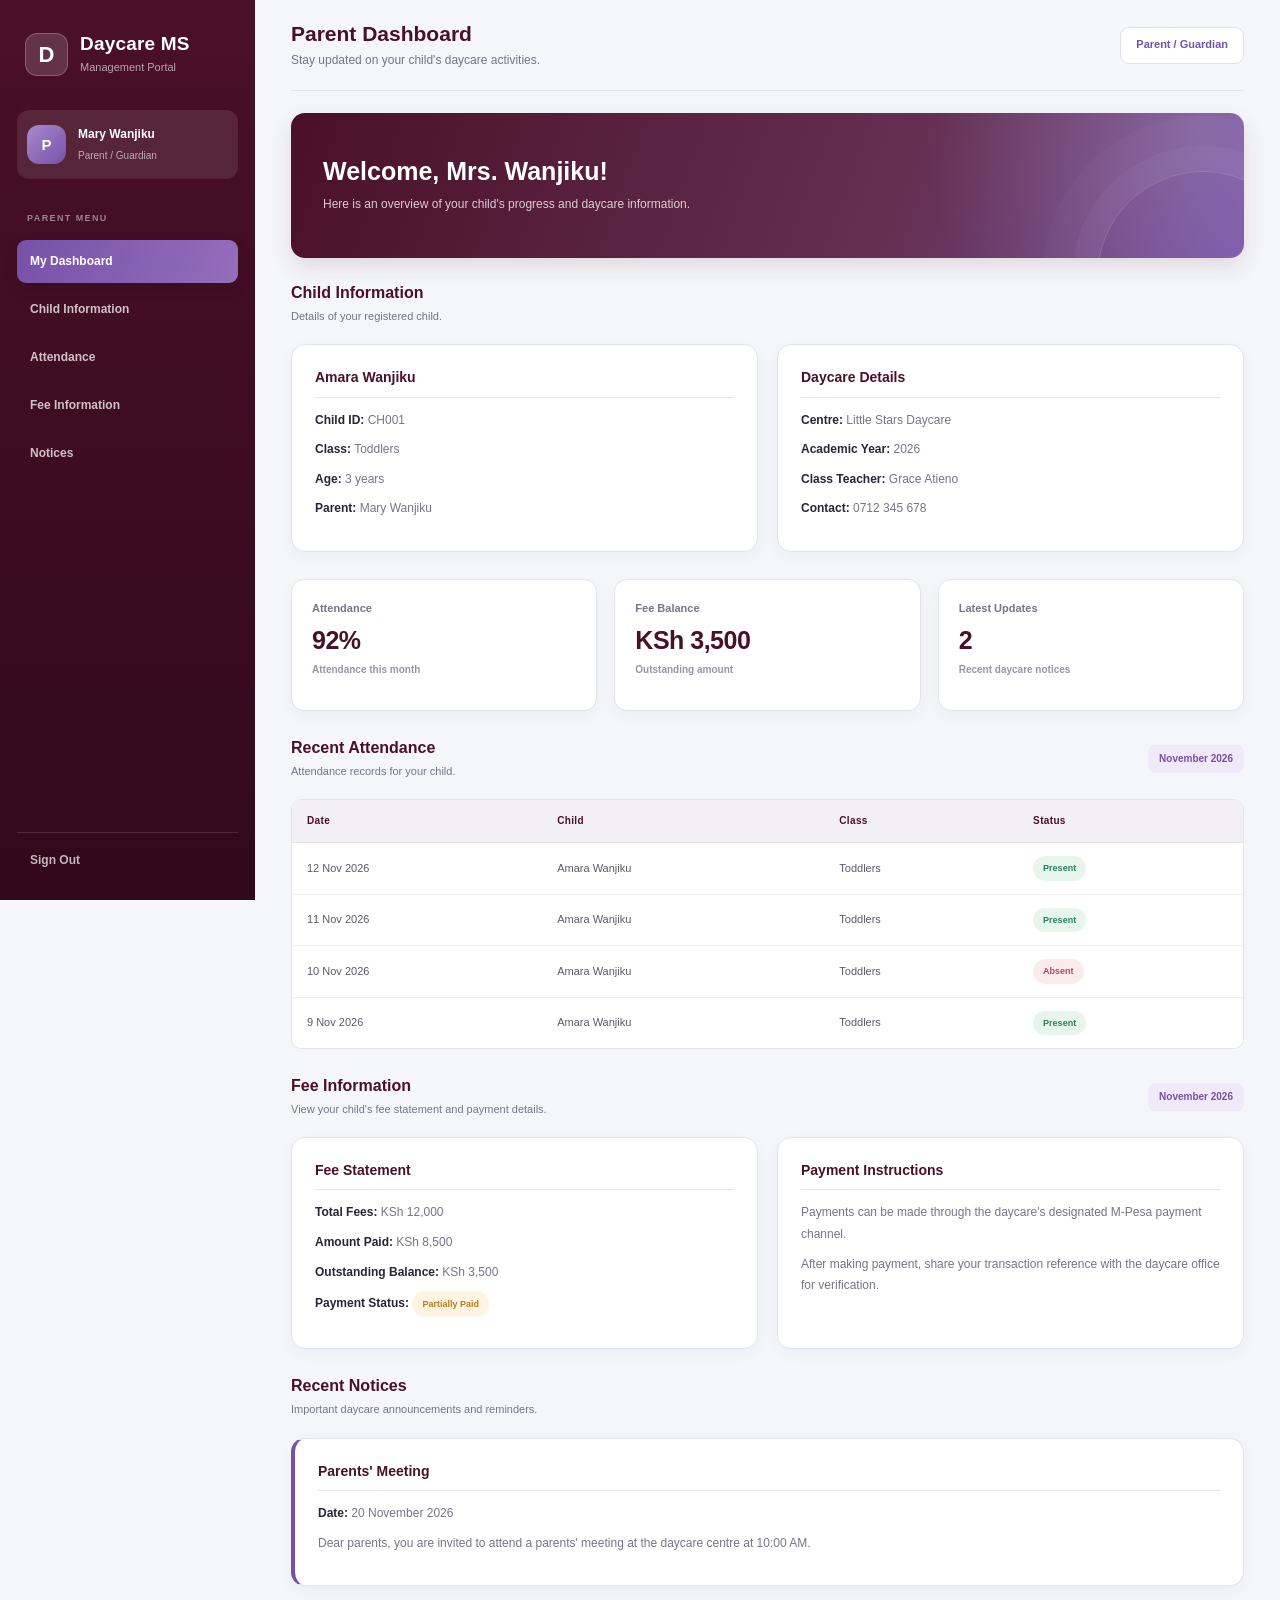
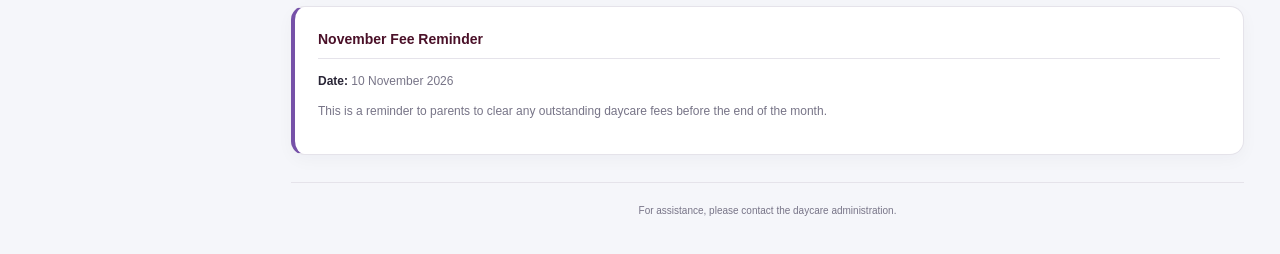
<file: parent-dashboard.html>
<!DOCTYPE html>
<html lang="en">
<head>
    <meta charset="UTF-8">
    <meta name="viewport" content="width=device-width, initial-scale=1.0">
    <title>Parent Dashboard | Daycare Management System</title>
    <link rel="stylesheet" href="css/style.css">
</head>

<body class="dashboard-page">

<div class="app-layout">

    <!-- SIDEBAR -->
    <aside class="sidebar">

        <div class="sidebar-brand">
            <div class="sidebar-logo">D</div>
            <div>
                <h2>Daycare MS</h2>
                <span>Management Portal</span>
            </div>
        </div>

        <div class="sidebar-user">
            <div class="user-avatar">P</div>
            <div>
                <strong>Mary Wanjiku</strong>
                <small>Parent / Guardian</small>
            </div>
        </div>

        <nav class="sidebar-nav">

            <span class="nav-heading">PARENT MENU</span>

            <a href="parent-dashboard.html" class="nav-link active">
                My Dashboard
            </a>

            <a href="#child-information" class="nav-link">
                Child Information
            </a>

            <a href="#attendance" class="nav-link">
                Attendance
            </a>

            <a href="#fees" class="nav-link">
                Fee Information
            </a>

            <a href="#notices" class="nav-link">
                Notices
            </a>

        </nav>

        <div class="sidebar-bottom">
            <a href="index.html" class="nav-link logout-link">
                Sign Out
            </a>
        </div>

    </aside>


    <!-- MAIN CONTENT -->
    <main class="main-content">

        <header class="topbar">
            <div>
                <h2>Parent Dashboard</h2>
                <p>Stay updated on your child's daycare activities.</p>
            </div>

            <div class="user-info">
                <span>Parent / Guardian</span>
            </div>
        </header>


        <section class="page-content">

            <!-- WELCOME SECTION -->
            <section class="welcome-banner">
                <div>
                    <h1>Welcome, Mrs. Wanjiku!</h1>
                    <p>
                        Here is an overview of your child's progress
                        and daycare information.
                    </p>
                </div>
            </section>


            <!-- CHILD INFORMATION -->
            <section class="content-section" id="child-information">

                <div class="panel-heading">
                    <div>
                        <h2>Child Information</h2>
                        <p>Details of your registered child.</p>
                    </div>
                </div>

                <div class="dashboard-columns">

                    <div class="content-panel">
                        <h3>Amara Wanjiku</h3>

                        <p><strong>Child ID:</strong> CH001</p>
                        <p><strong>Class:</strong> Toddlers</p>
                        <p><strong>Age:</strong> 3 years</p>
                        <p><strong>Parent:</strong> Mary Wanjiku</p>
                    </div>

                    <div class="content-panel">
                        <h3>Daycare Details</h3>

                        <p><strong>Centre:</strong> Little Stars Daycare</p>
                        <p><strong>Academic Year:</strong> 2026</p>
                        <p><strong>Class Teacher:</strong> Grace Atieno</p>
                        <p><strong>Contact:</strong> 0712 345 678</p>
                    </div>

                </div>

            </section>


            <!-- SUMMARY CARDS -->
            <section class="statistics-grid">

                <div class="stat-card">
                    <h3>Attendance</h3>
                    <h2>92%</h2>
                    <p>Attendance this month</p>
                </div>

                <div class="stat-card">
                    <h3>Fee Balance</h3>
                    <h2>KSh 3,500</h2>
                    <p>Outstanding amount</p>
                </div>

                <div class="stat-card">
                    <h3>Latest Updates</h3>
                    <h2>2</h2>
                    <p>Recent daycare notices</p>
                </div>

            </section>


            <!-- ATTENDANCE -->
            <section class="content-section" id="attendance">

                <div class="panel-heading">
                    <div>
                        <h2>Recent Attendance</h2>
                        <p>Attendance records for your child.</p>
                    </div>

                    <span>November 2026</span>
                </div>

                <div class="table-wrapper">

                    <table class="data-table">

                        <thead>
                            <tr>
                                <th>Date</th>
                                <th>Child</th>
                                <th>Class</th>
                                <th>Status</th>
                            </tr>
                        </thead>

                        <tbody>

                            <tr>
                                <td>12 Nov 2026</td>
                                <td>Amara Wanjiku</td>
                                <td>Toddlers</td>
                                <td>
                                    <span class="status-badge success">
                                        Present
                                    </span>
                                </td>
                            </tr>

                            <tr>
                                <td>11 Nov 2026</td>
                                <td>Amara Wanjiku</td>
                                <td>Toddlers</td>
                                <td>
                                    <span class="status-badge success">
                                        Present
                                    </span>
                                </td>
                            </tr>

                            <tr>
                                <td>10 Nov 2026</td>
                                <td>Amara Wanjiku</td>
                                <td>Toddlers</td>
                                <td>
                                    <span class="status-badge danger">
                                        Absent
                                    </span>
                                </td>
                            </tr>

                            <tr>
                                <td>9 Nov 2026</td>
                                <td>Amara Wanjiku</td>
                                <td>Toddlers</td>
                                <td>
                                    <span class="status-badge success">
                                        Present
                                    </span>
                                </td>
                            </tr>

                        </tbody>

                    </table>

                </div>

            </section>


            <!-- FEES -->
            <section class="content-section" id="fees">

                <div class="panel-heading">
                    <div>
                        <h2>Fee Information</h2>
                        <p>View your child's fee statement and payment details.</p>
                    </div>

                    <span>November 2026</span>
                </div>

                <div class="dashboard-columns">

                    <div class="content-panel">
                        <h3>Fee Statement</h3>

                        <p><strong>Total Fees:</strong> KSh 12,000</p>
                        <p><strong>Amount Paid:</strong> KSh 8,500</p>
                        <p><strong>Outstanding Balance:</strong> KSh 3,500</p>

                        <p>
                            <strong>Payment Status:</strong>
                            <span class="status-badge warning">
                                Partially Paid
                            </span>
                        </p>
                    </div>

                    <div class="content-panel">
                        <h3>Payment Instructions</h3>

                        <p>
                            Payments can be made through the daycare's
                            designated M-Pesa payment channel.
                        </p>

                        <p>
                            After making payment, share your transaction
                            reference with the daycare office for verification.
                        </p>
                    </div>

                </div>

            </section>


            <!-- NOTICES -->
            <section class="content-section" id="notices">

                <div class="panel-heading">
                    <div>
                        <h2>Recent Notices</h2>
                        <p>Important daycare announcements and reminders.</p>
                    </div>
                </div>

                <div class="content-panel">

                    <h3>Parents' Meeting</h3>
                    <p><strong>Date:</strong> 20 November 2026</p>

                    <p>
                        Dear parents, you are invited to attend a parents'
                        meeting at the daycare centre at 10:00 AM.
                    </p>

                </div>

                <div class="content-panel">

                    <h3>November Fee Reminder</h3>
                    <p><strong>Date:</strong> 10 November 2026</p>

                    <p>
                        This is a reminder to parents to clear any
                        outstanding daycare fees before the end of the month.
                    </p>

                </div>

            </section>


            <!-- FOOTER -->
            <footer class="dashboard-footer">
                <p>
                    For assistance, please contact the daycare administration.
                </p>
            </footer>

        </section>

    </main>

</div>

<script src="js/prototype.js"></script>

</body>
</html>
</file>
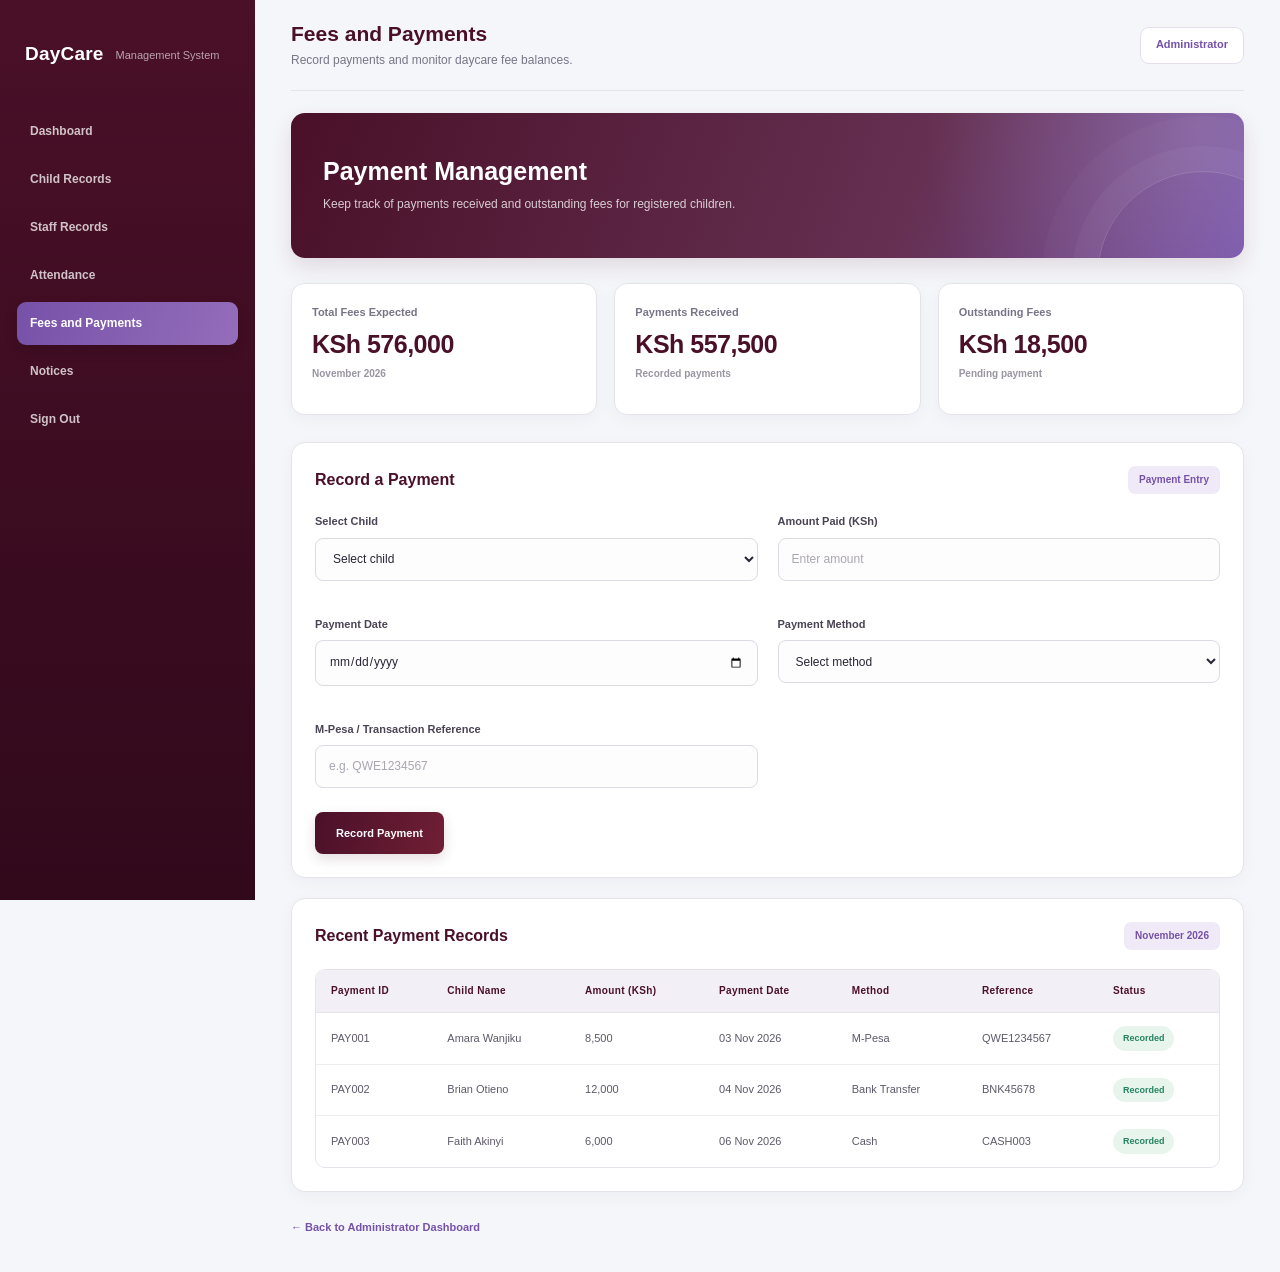
<file: payments.html>
<!DOCTYPE html>
<html lang="en">
<head>
    <meta charset="UTF-8">
    <meta name="viewport" content="width=device-width, initial-scale=1.0">
    <title>Fees and Payments | Daycare Management System</title>
    <link rel="stylesheet" href="css/style.css">
</head>
<body>

<div class="dashboard-layout">

    <aside class="sidebar">
        <div class="sidebar-brand">
            <h2>DayCare</h2>
            <p>Management System</p>
        </div>

        <nav class="sidebar-nav">
            <a href="admin-dashboard.html">Dashboard</a>
            <a href="children.html">Child Records</a>
            <a href="staff.html">Staff Records</a>
            <a href="attendance.html">Attendance</a>
            <a href="payments.html" class="active">Fees and Payments</a>
            <a href="notices.html">Notices</a>
            <a href="index.html">Sign Out</a>
        </nav>
    </aside>

    <main class="main-content">

        <header class="topbar">
            <div>
                <h2>Fees and Payments</h2>
                <p>Record payments and monitor daycare fee balances.</p>
            </div>
            <div class="user-info">
                <span>Administrator</span>
            </div>
        </header>

        <section class="welcome-banner">
            <div>
                <h1>Payment Management</h1>
                <p>Keep track of payments received and outstanding fees for registered children.</p>
            </div>
        </section>

        <!-- FINANCIAL SUMMARY -->
        <section class="stats-grid">

            <div class="stat-card">
                <h3>Total Fees Expected</h3>
                <h2>KSh 576,000</h2>
                <p>November 2026</p>
            </div>

            <div class="stat-card">
                <h3>Payments Received</h3>
                <h2>KSh 557,500</h2>
                <p>Recorded payments</p>
            </div>

            <div class="stat-card">
                <h3>Outstanding Fees</h3>
                <h2 id="outstandingBalance">KSh 18,500</h2>
                <p>Pending payment</p>
            </div>

        </section>

        <!-- PAYMENT FORM -->
        <section class="panel">

            <div class="panel-header">
                <h2>Record a Payment</h2>
                <span>Payment Entry</span>
            </div>

            <form id="paymentForm">

                <div class="form-grid">

                    <div class="form-group">
                        <label for="paymentChild">Select Child</label>
                        <select id="paymentChild" required>
                            <option value="">Select child</option>
                            <option value="Amara Wanjiku">Amara Wanjiku - CH001</option>
                            <option value="Brian Otieno">Brian Otieno - CH002</option>
                            <option value="Faith Akinyi">Faith Akinyi - CH003</option>
                            <option value="Daniel Mwangi">Daniel Mwangi - CH004</option>
                        </select>
                    </div>

                    <div class="form-group">
                        <label for="paymentAmount">Amount Paid (KSh)</label>
                        <input type="number" id="paymentAmount"
                               min="1" step="1" required
                               placeholder="Enter amount">
                    </div>

                    <div class="form-group">
                        <label for="paymentDate">Payment Date</label>
                        <input type="date" id="paymentDate" required>
                    </div>

                    <div class="form-group">
                        <label for="paymentMethod">Payment Method</label>
                        <select id="paymentMethod" required>
                            <option value="">Select method</option>
                            <option value="M-Pesa">M-Pesa</option>
                            <option value="Cash">Cash</option>
                            <option value="Bank Transfer">Bank Transfer</option>
                        </select>
                    </div>

                    <div class="form-group">
                        <label for="transactionReference">M-Pesa / Transaction Reference</label>
                        <input type="text" id="transactionReference"
                               placeholder="e.g. QWE1234567">
                    </div>

                </div>

                <div class="form-actions">
                    <button type="submit" class="primary-button">
                        Record Payment
                    </button>
                </div>

                <p id="paymentMessage" class="form-message"></p>

            </form>
        </section>

        <!-- PAYMENT RECORDS -->
        <section class="panel">

            <div class="panel-header">
                <h2>Recent Payment Records</h2>
                <span>November 2026</span>
            </div>

            <div class="table-responsive">
                <table class="data-table">
                    <thead>
                        <tr>
                            <th>Payment ID</th>
                            <th>Child Name</th>
                            <th>Amount (KSh)</th>
                            <th>Payment Date</th>
                            <th>Method</th>
                            <th>Reference</th>
                            <th>Status</th>
                        </tr>
                    </thead>

                    <tbody id="paymentsTableBody">

                        <tr>
                            <td>PAY001</td>
                            <td>Amara Wanjiku</td>
                            <td>8,500</td>
                            <td>03 Nov 2026</td>
                            <td>M-Pesa</td>
                            <td>QWE1234567</td>
                            <td><span class="status-badge success">Recorded</span></td>
                        </tr>

                        <tr>
                            <td>PAY002</td>
                            <td>Brian Otieno</td>
                            <td>12,000</td>
                            <td>04 Nov 2026</td>
                            <td>Bank Transfer</td>
                            <td>BNK45678</td>
                            <td><span class="status-badge success">Recorded</span></td>
                        </tr>

                        <tr>
                            <td>PAY003</td>
                            <td>Faith Akinyi</td>
                            <td>6,000</td>
                            <td>06 Nov 2026</td>
                            <td>Cash</td>
                            <td>CASH003</td>
                            <td><span class="status-badge success">Recorded</span></td>
                        </tr>

                    </tbody>
                </table>
            </div>

        </section>

        <div class="back-link">
            <a href="admin-dashboard.html">← Back to Administrator Dashboard</a>
        </div>

    </main>
</div>

<script src="js/prototype.js"></script>
</body>
</html>
</file>
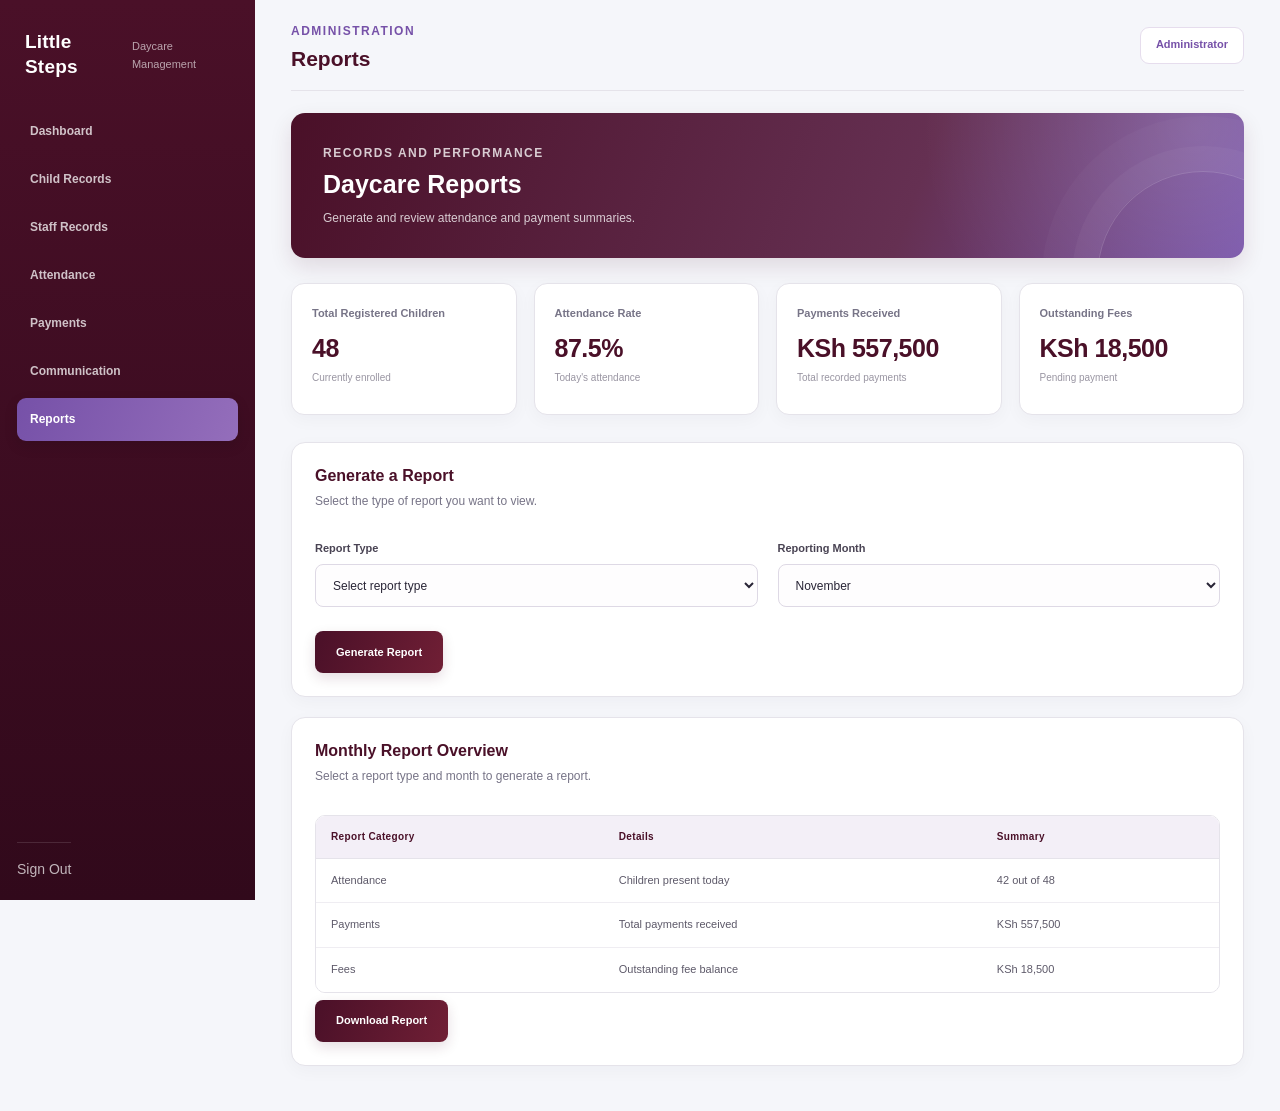
<file: reports.html>
<!DOCTYPE html>
<html lang="en">
<head>
    <meta charset="UTF-8">
    <meta name="viewport" content="width=device-width, initial-scale=1.0">
    <title>Reports | Daycare Management System</title>
    <link rel="stylesheet" href="css/style.css">
</head>
<body class="dashboard-page">

    <div class="dashboard-layout">

        <aside class="sidebar">
            <div class="sidebar-brand">
                <h2>Little Steps</h2>
                <p>Daycare Management</p>
            </div>

            <nav class="sidebar-nav">
                <a href="admin-dashboard.html">Dashboard</a>
                <a href="children.html">Child Records</a>
                <a href="staff.html">Staff Records</a>
                <a href="attendance.html">Attendance</a>
                <a href="payments.html">Payments</a>
                <a href="notices.html">Communication</a>
                <a href="reports.html" class="active">Reports</a>
            </nav>

            <div class="sidebar-bottom">
                <a href="index.html">Sign Out</a>
            </div>
        </aside>

        <main class="main-content">

            <header class="topbar">
                <div>
                    <p class="eyebrow">ADMINISTRATION</p>
                    <h1>Reports</h1>
                </div>
                <div class="topbar-user">
                    <span>Administrator</span>
                </div>
            </header>

            <section class="page-banner">
                <div>
                    <p class="eyebrow">RECORDS AND PERFORMANCE</p>
                    <h2>Daycare Reports</h2>
                    <p>Generate and review attendance and payment summaries.</p>
                </div>
            </section>

            <section class="stats-grid">
                <div class="stat-card">
                    <p>Total Registered Children</p>
                    <h2>48</h2>
                    <span>Currently enrolled</span>
                </div>

                <div class="stat-card">
                    <p>Attendance Rate</p>
                    <h2>87.5%</h2>
                    <span>Today's attendance</span>
                </div>

                <div class="stat-card">
                    <p>Payments Received</p>
                    <h2>KSh 557,500</h2>
                    <span>Total recorded payments</span>
                </div>

                <div class="stat-card">
                    <p>Outstanding Fees</p>
                    <h2>KSh 18,500</h2>
                    <span>Pending payment</span>
                </div>
            </section>

            <section class="content-panel">
                <div class="panel-heading">
                    <div>
                        <h2>Generate a Report</h2>
                        <p>Select the type of report you want to view.</p>
                    </div>
                </div>

                <form id="reportForm">
                    <div class="form-grid">

                        <div class="form-group">
                            <label for="reportType">Report Type</label>
                            <select id="reportType" required>
                                <option value="">Select report type</option>
                                <option value="attendance">Attendance Report</option>
                                <option value="payments">Payment Report</option>
                            </select>
                        </div>

                        <div class="form-group">
                            <label for="reportMonth">Reporting Month</label>
                            <select id="reportMonth" required>
                                <option value="">Select month</option>
                                <option value="January">January</option>
                                <option value="February">February</option>
                                <option value="March">March</option>
                                <option value="April">April</option>
                                <option value="May">May</option>
                                <option value="June">June</option>
                                <option value="July">July</option>
                                <option value="August">August</option>
                                <option value="September">September</option>
                                <option value="October">October</option>
                                <option value="November" selected>November</option>
                                <option value="December">December</option>
                            </select>
                        </div>

                    </div>

                    <div class="form-actions">
                        <button type="submit" class="primary-button">
                            Generate Report
                        </button>
                    </div>

                    <p id="reportMessage" class="form-message"></p>
                </form>
            </section>

            <section class="content-panel">
                <div class="panel-heading">
                    <div>
                        <h2 id="reportTitle">Monthly Report Overview</h2>
                        <p id="reportDescription">Select a report type and month to generate a report.</p>
                    </div>
                </div>

                <div id="reportResults">
                    <div class="table-container">
                        <table>
                            <thead>
                                <tr>
                                    <th>Report Category</th>
                                    <th>Details</th>
                                    <th>Summary</th>
                                </tr>
                            </thead>
                            <tbody>
                                <tr>
                                    <td>Attendance</td>
                                    <td>Children present today</td>
                                    <td>42 out of 48</td>
                                </tr>
                                <tr>
                                    <td>Payments</td>
                                    <td>Total payments received</td>
                                    <td>KSh 557,500</td>
                                </tr>
                                <tr>
                                    <td>Fees</td>
                                    <td>Outstanding fee balance</td>
                                    <td>KSh 18,500</td>
                                </tr>
                            </tbody>
                        </table>
                    </div>
                </div>

                <div class="form-actions">
                    <button type="button" id="downloadReport" class="primary-button">
                        Download Report
                    </button>
                </div>
            </section>

        </main>
    </div>

    <script src="js/prototype.js"></script>
</body>
</html>
</file>
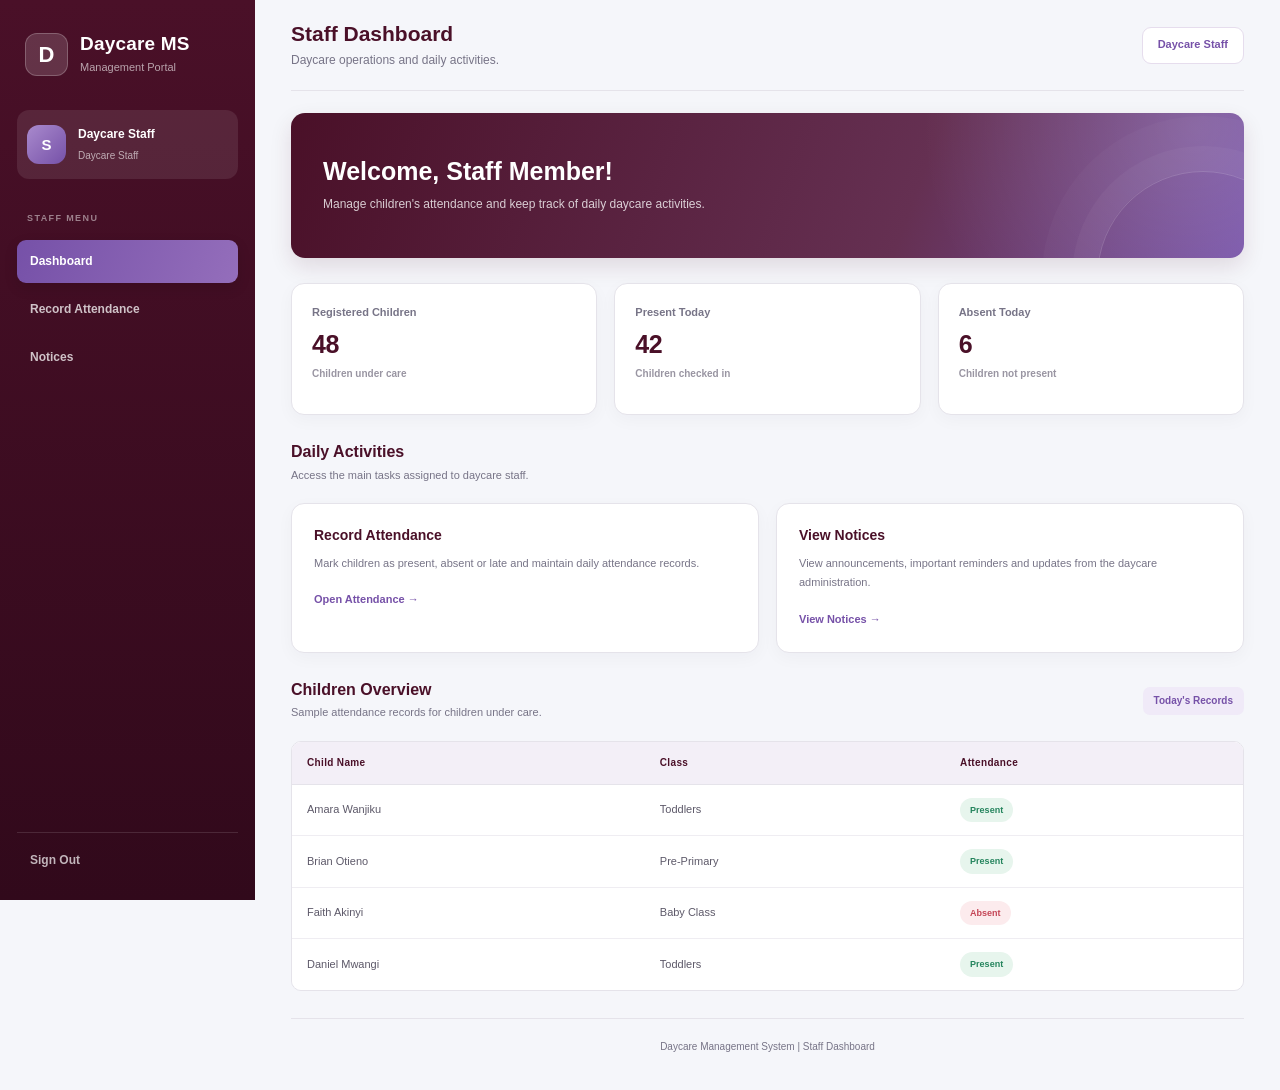
<file: staff-dashboard.html>
<!DOCTYPE html>
<html lang="en">
<head>
    <meta charset="UTF-8">
    <meta name="viewport" content="width=device-width, initial-scale=1.0">
    <title>Staff Dashboard | Daycare Management System</title>
    <link rel="stylesheet" href="css/style.css">
</head>

<body class="dashboard-page">

<div class="app-layout">

    <!-- SIDEBAR -->
    <aside class="sidebar">

        <div class="sidebar-brand">
            <div class="sidebar-logo">D</div>
            <div>
                <h2>Daycare MS</h2>
                <span>Management Portal</span>
            </div>
        </div>

        <div class="sidebar-user">
            <div class="user-avatar">S</div>
            <div>
                <strong id="staffName">Daycare Staff</strong>
                <small>Daycare Staff</small>
            </div>
        </div>

        <nav class="sidebar-nav">

            <span class="nav-heading">STAFF MENU</span>

            <a href="staff-dashboard.html" class="nav-link active">
                Dashboard
            </a>

            <a href="attendance.html" class="nav-link">
                Record Attendance
            </a>

            <a href="notices.html" class="nav-link">
                Notices
            </a>

        </nav>

        <div class="sidebar-bottom">
            <a href="index.html" class="nav-link logout-link">
                Sign Out
            </a>
        </div>

    </aside>


    <!-- MAIN CONTENT -->
    <main class="main-content">

        <header class="topbar">
            <div>
                <h2>Staff Dashboard</h2>
                <p>Daycare operations and daily activities.</p>
            </div>

            <div class="user-info">
                <span>Daycare Staff</span>
            </div>
        </header>


        <section class="page-content">

            <!-- WELCOME SECTION -->
            <section class="welcome-banner">
                <div>
                    <h1>
                        Welcome, <span id="staffWelcome">Staff Member</span>!
                    </h1>

                    <p>
                        Manage children's attendance and keep track
                        of daily daycare activities.
                    </p>
                </div>
            </section>


            <!-- SUMMARY CARDS -->
            <section class="statistics-grid">

                <div class="stat-card">
                    <h3>Registered Children</h3>
                    <h2>48</h2>
                    <p>Children under care</p>
                </div>

                <div class="stat-card">
                    <h3>Present Today</h3>
                    <h2>42</h2>
                    <p>Children checked in</p>
                </div>

                <div class="stat-card">
                    <h3>Absent Today</h3>
                    <h2>6</h2>
                    <p>Children not present</p>
                </div>

            </section>


            <!-- DAILY ACTIVITIES -->
            <section class="content-section">

                <div class="panel-heading">
                    <div>
                        <h2>Daily Activities</h2>
                        <p>Access the main tasks assigned to daycare staff.</p>
                    </div>
                </div>

                <div class="quick-actions-grid">

                    <a href="attendance.html" class="action-card">
                        <h3>Record Attendance</h3>

                        <p>
                            Mark children as present, absent or late
                            and maintain daily attendance records.
                        </p>

                        <span>Open Attendance →</span>
                    </a>

                    <a href="notices.html" class="action-card">
                        <h3>View Notices</h3>

                        <p>
                            View announcements, important reminders
                            and updates from the daycare administration.
                        </p>

                        <span>View Notices →</span>
                    </a>

                </div>

            </section>


            <!-- CHILDREN OVERVIEW -->
            <section class="content-section">

                <div class="panel-heading">
                    <div>
                        <h2>Children Overview</h2>
                        <p>Sample attendance records for children under care.</p>
                    </div>

                    <span>Today's Records</span>
                </div>

                <div class="table-wrapper">

                    <table class="data-table">

                        <thead>
                            <tr>
                                <th>Child Name</th>
                                <th>Class</th>
                                <th>Attendance</th>
                            </tr>
                        </thead>

                        <tbody>

                            <tr>
                                <td>Amara Wanjiku</td>
                                <td>Toddlers</td>
                                <td>
                                    <span class="status-badge success">
                                        Present
                                    </span>
                                </td>
                            </tr>

                            <tr>
                                <td>Brian Otieno</td>
                                <td>Pre-Primary</td>
                                <td>
                                    <span class="status-badge success">
                                        Present
                                    </span>
                                </td>
                            </tr>

                            <tr>
                                <td>Faith Akinyi</td>
                                <td>Baby Class</td>
                                <td>
                                    <span class="status-badge danger">
                                        Absent
                                    </span>
                                </td>
                            </tr>

                            <tr>
                                <td>Daniel Mwangi</td>
                                <td>Toddlers</td>
                                <td>
                                    <span class="status-badge success">
                                        Present
                                    </span>
                                </td>
                            </tr>

                        </tbody>

                    </table>

                </div>

            </section>


            <!-- FOOTER -->
            <footer class="dashboard-footer">
                <p>
                    Daycare Management System | Staff Dashboard
                </p>
            </footer>

        </section>

    </main>

</div>

<script src="js/prototype.js"></script>

</body>
</html>
</file>
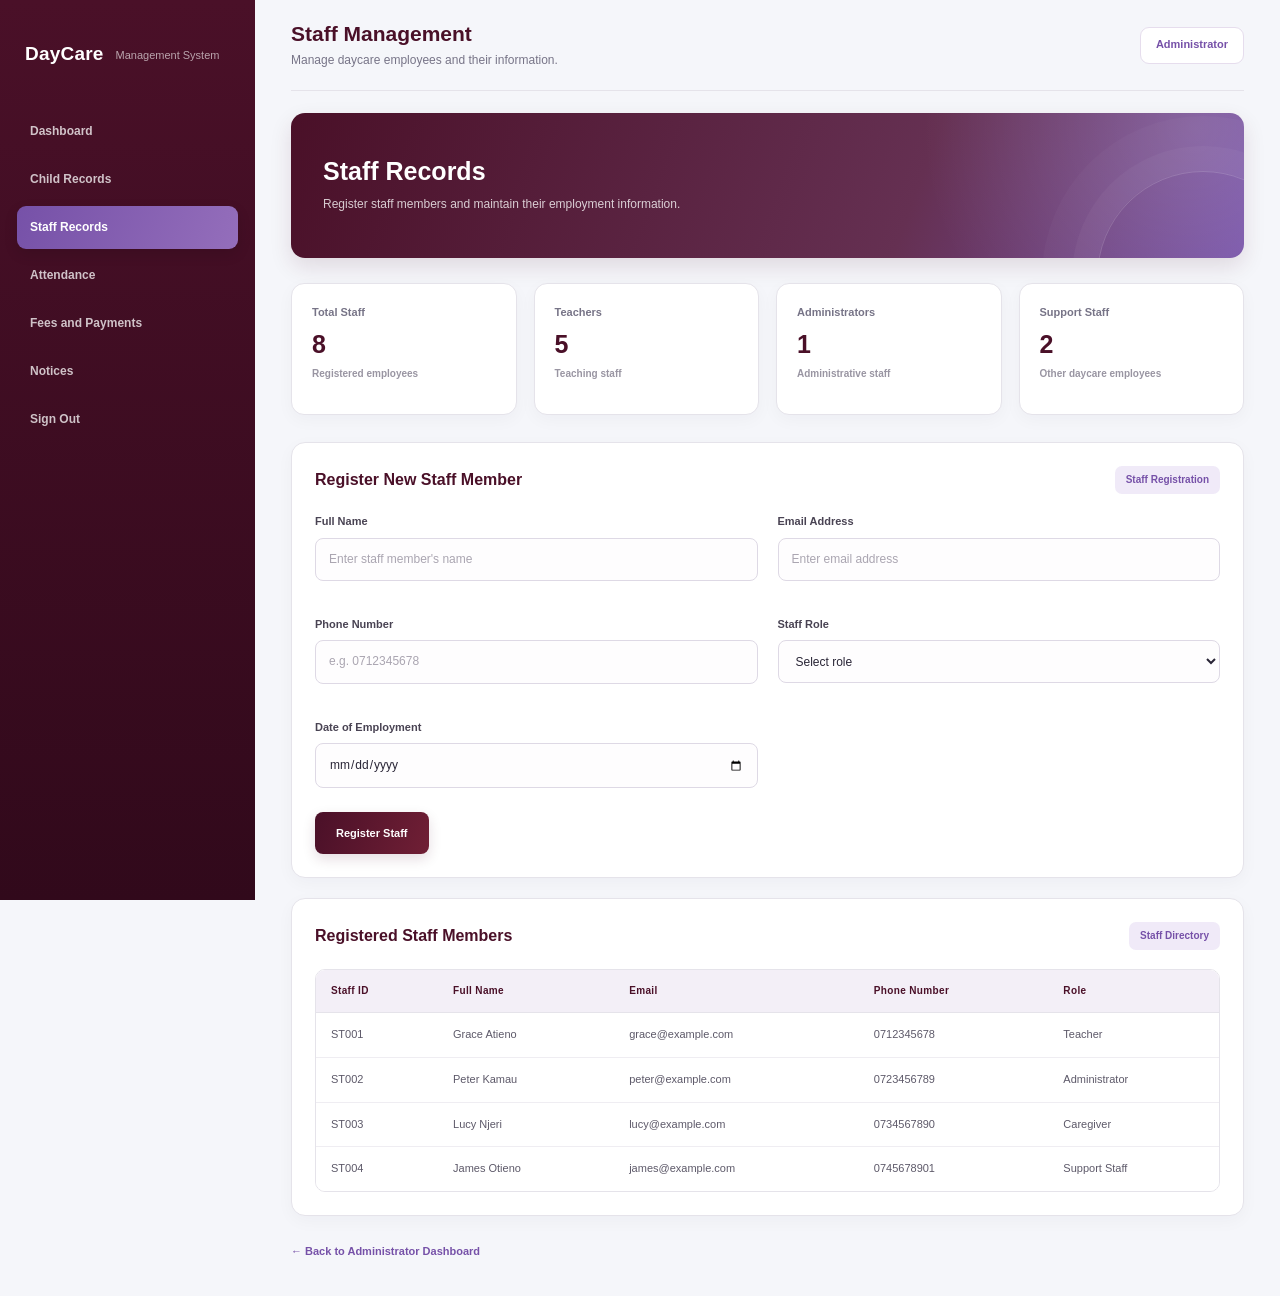
<file: staff.html>
<!DOCTYPE html>
<html lang="en">
<head>
    <meta charset="UTF-8">
    <meta name="viewport" content="width=device-width, initial-scale=1.0">
    <title>Staff Records | Daycare Management System</title>
    <link rel="stylesheet" href="css/style.css">
</head>
<body>

<div class="dashboard-layout">

    <aside class="sidebar">
        <div class="sidebar-brand">
            <h2>DayCare</h2>
            <p>Management System</p>
        </div>

        <nav class="sidebar-nav">
            <a href="admin-dashboard.html">Dashboard</a>
            <a href="children.html">Child Records</a>
            <a href="staff.html" class="active">Staff Records</a>
            <a href="attendance.html">Attendance</a>
            <a href="payments.html">Fees and Payments</a>
            <a href="notices.html">Notices</a>
            <a href="index.html">Sign Out</a>
        </nav>
    </aside>

    <main class="main-content">

        <header class="topbar">
            <div>
                <h2>Staff Management</h2>
                <p>Manage daycare employees and their information.</p>
            </div>
            <div class="user-info">
                <span>Administrator</span>
            </div>
        </header>

        <section class="welcome-banner">
            <div>
                <h1>Staff Records</h1>
                <p>Register staff members and maintain their employment information.</p>
            </div>
        </section>

        <section class="stats-grid">

            <div class="stat-card">
                <h3>Total Staff</h3>
                <h2 id="totalStaff">8</h2>
                <p>Registered employees</p>
            </div>

            <div class="stat-card">
                <h3>Teachers</h3>
                <h2>5</h2>
                <p>Teaching staff</p>
            </div>

            <div class="stat-card">
                <h3>Administrators</h3>
                <h2>1</h2>
                <p>Administrative staff</p>
            </div>

            <div class="stat-card">
                <h3>Support Staff</h3>
                <h2>2</h2>
                <p>Other daycare employees</p>
            </div>

        </section>

        <!-- STAFF REGISTRATION -->
        <section class="panel">

            <div class="panel-header">
                <h2>Register New Staff Member</h2>
                <span>Staff Registration</span>
            </div>

            <form id="staffForm">

                <div class="form-grid">

                    <div class="form-group">
                        <label for="staffFullName">Full Name</label>
                        <input type="text" id="staffFullName" required
                               placeholder="Enter staff member's name">
                    </div>

                    <div class="form-group">
                        <label for="staffEmail">Email Address</label>
                        <input type="email" id="staffEmail" required
                               placeholder="Enter email address">
                    </div>

                    <div class="form-group">
                        <label for="staffPhone">Phone Number</label>
                        <input type="tel" id="staffPhone" required
                               pattern="[0-9+ ]{10,15}"
                               placeholder="e.g. 0712345678">
                    </div>

                    <div class="form-group">
                        <label for="staffRole">Staff Role</label>
                        <select id="staffRole" required>
                            <option value="">Select role</option>
                            <option value="Teacher">Teacher</option>
                            <option value="Administrator">Administrator</option>
                            <option value="Caregiver">Caregiver</option>
                            <option value="Support Staff">Support Staff</option>
                        </select>
                    </div>

                    <div class="form-group">
                        <label for="staffDate">Date of Employment</label>
                        <input type="date" id="staffDate" required>
                    </div>

                </div>

                <div class="form-actions">
                    <button type="submit" class="primary-button">
                        Register Staff
                    </button>
                </div>

                <p id="staffMessage" class="form-message"></p>

            </form>
        </section>

        <!-- STAFF LIST -->
        <section class="panel">

            <div class="panel-header">
                <h2>Registered Staff Members</h2>
                <span>Staff Directory</span>
            </div>

            <div class="table-responsive">
                <table class="data-table">
                    <thead>
                        <tr>
                            <th>Staff ID</th>
                            <th>Full Name</th>
                            <th>Email</th>
                            <th>Phone Number</th>
                            <th>Role</th>
                        </tr>
                    </thead>

                    <tbody id="staffTableBody">

                        <tr>
                            <td>ST001</td>
                            <td>Grace Atieno</td>
                            <td>grace@example.com</td>
                            <td>0712345678</td>
                            <td>Teacher</td>
                        </tr>

                        <tr>
                            <td>ST002</td>
                            <td>Peter Kamau</td>
                            <td>peter@example.com</td>
                            <td>0723456789</td>
                            <td>Administrator</td>
                        </tr>

                        <tr>
                            <td>ST003</td>
                            <td>Lucy Njeri</td>
                            <td>lucy@example.com</td>
                            <td>0734567890</td>
                            <td>Caregiver</td>
                        </tr>

                        <tr>
                            <td>ST004</td>
                            <td>James Otieno</td>
                            <td>james@example.com</td>
                            <td>0745678901</td>
                            <td>Support Staff</td>
                        </tr>

                    </tbody>
                </table>
            </div>

        </section>

        <div class="back-link">
            <a href="admin-dashboard.html">← Back to Administrator Dashboard</a>
        </div>

    </main>
</div>

<script src="js/prototype.js"></script>
</body>
</html>
</file>
<file: css/style.css>
/* =========================================================
   DAYCARE MANAGEMENT SYSTEM
   CSC429 COMPUTER PROJECT 1
   Unified Prototype Stylesheet
   ========================================================= */


/* =========================================================
   1. COLOURS AND GLOBAL SETTINGS
   ========================================================= */

:root {
    --burgundy: #4A1028;
    --burgundy-light: #701F35;
    --burgundy-dark: #31091B;

    --purple: #7651A8;
    --purple-light: #F0EAF8;

    --soft-blue: #DCE8F5;
    --blue: #527BAA;
    --blue-light: #EDF4FB;

    --background: #F5F6FA;
    --white: #FFFFFF;

    --text: #292536;
    --muted: #777487;
    --border: #E5E3EA;

    --success: #25845D;
    --success-light: #E7F5ED;

    --danger: #C44455;
    --danger-light: #FCEBED;

    --warning: #B77A24;
    --warning-light: #FFF4DF;

    --shadow: 0 12px 32px rgba(42, 25, 52, 0.07);
    --shadow-hover: 0 16px 38px rgba(42, 25, 52, 0.12);

    --radius: 14px;
    --sidebar-width: 255px;
}


* {
    margin: 0;
    padding: 0;
    box-sizing: border-box;
}


html {
    scroll-behavior: smooth;
    scroll-padding-top: 25px;
}


body {
    font-family: "Segoe UI", Arial, sans-serif;
    background: var(--background);
    color: var(--text);
    font-size: 14px;
    line-height: 1.6;
}


a {
    color: inherit;
    text-decoration: none;
}


button,
input,
select,
textarea {
    font: inherit;
}


button {
    cursor: pointer;
}


h1,
h2,
h3,
h4 {
    color: var(--burgundy);
    line-height: 1.3;
}


p {
    color: var(--muted);
}


::selection {
    background: var(--purple-light);
    color: var(--burgundy);
}


/* =========================================================
   2. LOGIN PAGE
   ========================================================= */

.login-page {
    min-height: 100vh;
    display: flex;
    align-items: center;
    justify-content: center;
    padding: 35px;
    background:
        radial-gradient(circle at top right, #EAE3F4 0, transparent 38%),
        linear-gradient(135deg, #F4F1F8, #EAF0F8);
}


.login-container {
    width: 100%;
    max-width: 1080px;
    min-height: 650px;
    display: grid;
    grid-template-columns: 0.95fr 1.05fr;
    background: var(--white);
    border-radius: 22px;
    overflow: hidden;
    box-shadow: 0 24px 65px rgba(49, 9, 27, 0.15);
}


/* Login branding */

.login-brand {
    position: relative;
    display: flex;
    align-items: center;
    padding: 65px 55px;
    overflow: hidden;
    background:
        radial-gradient(circle at 90% 10%, rgba(255,255,255,0.12), transparent 30%),
        linear-gradient(145deg, var(--burgundy-dark), var(--burgundy), #65304D);
}


.login-brand::after {
    content: "";
    position: absolute;
    width: 330px;
    height: 330px;
    border: 1px solid rgba(255,255,255,0.10);
    border-radius: 50%;
    right: -130px;
    bottom: -140px;
    box-shadow:
        0 0 0 35px rgba(255,255,255,0.025),
        0 0 0 75px rgba(255,255,255,0.02);
}


.brand-content {
    position: relative;
    z-index: 1;
    max-width: 400px;
}


.brand-logo {
    width: 68px;
    height: 68px;
    display: flex;
    align-items: center;
    justify-content: center;
    margin-bottom: 35px;
    border-radius: 19px;
    background: rgba(255,255,255,0.15);
    border: 1px solid rgba(255,255,255,0.25);
    color: var(--white);
    font-size: 34px;
    font-weight: 800;
}


.login-brand h1 {
    max-width: 380px;
    color: var(--white);
    font-size: 35px;
    font-weight: 750;
    line-height: 1.2;
    margin-bottom: 20px;
}


.login-brand p {
    max-width: 360px;
    color: rgba(255,255,255,0.78);
    font-size: 15px;
    line-height: 1.9;
}


.brand-footer {
    margin-top: 75px;
    padding-top: 22px;
    border-top: 1px solid rgba(255,255,255,0.18);
    color: rgba(255,255,255,0.8);
    font-size: 13px;
    letter-spacing: 0.4px;
}


/* Login form */

.login-form-section {
    display: flex;
    align-items: center;
    justify-content: center;
    padding: 55px;
}


.login-form {
    width: 100%;
    max-width: 390px;
}


.welcome-label {
    display: inline-block;
    margin-bottom: 12px;
    color: var(--purple);
    font-size: 11px;
    font-weight: 800;
    letter-spacing: 2px;
}


.login-form h2 {
    color: var(--burgundy);
    font-size: 27px;
    margin-bottom: 8px;
}


.form-description {
    margin-bottom: 30px;
    font-size: 13px;
}


.login-form .form-group {
    margin-bottom: 19px;
}


.login-form .primary-button {
    width: 100%;
    justify-content: space-between;
    margin-top: 7px;
}


.login-message {
    min-height: 20px;
    margin: 5px 0 12px;
    color: var(--danger);
    font-size: 12px;
}


.demo-note {
    margin-top: 25px;
    text-align: center;
    font-size: 11px;
    color: #9691A0;
}


/* =========================================================
   3. MAIN DASHBOARD LAYOUTS
   ========================================================= */

.app-layout,
.dashboard-layout {
    display: flex;
    align-items: flex-start;
    min-height: 100vh;
    width: 100%;
}


/* =========================================================
   4. SIDEBAR
   ========================================================= */

.sidebar {
    position: sticky;
    top: 0;
    flex: 0 0 var(--sidebar-width);
    width: var(--sidebar-width);
    height: 100vh;
    min-height: 100vh;
    display: flex;
    flex-direction: column;
    padding: 27px 17px 20px;
    overflow-y: auto;
    background:
        linear-gradient(180deg, var(--burgundy), var(--burgundy-dark));
    color: var(--white);
    z-index: 20;
    scrollbar-width: thin;
    scrollbar-color: rgba(255,255,255,0.25) transparent;
}


.sidebar::-webkit-scrollbar {
    width: 4px;
}


.sidebar::-webkit-scrollbar-thumb {
    background: rgba(255,255,255,0.25);
    border-radius: 10px;
}


.sidebar-brand {
    display: flex;
    align-items: center;
    gap: 12px;
    min-height: 55px;
    margin-bottom: 28px;
    padding: 0 8px;
}


.sidebar-brand h2 {
    color: var(--white);
    font-size: 19px;
    font-weight: 750;
    letter-spacing: 0.2px;
}


.sidebar-brand p,
.sidebar-brand span {
    display: block;
    color: rgba(255,255,255,0.62);
    font-size: 11px;
    margin-top: 2px;
}


.sidebar-logo {
    width: 43px;
    height: 43px;
    flex-shrink: 0;
    display: flex;
    align-items: center;
    justify-content: center;
    border-radius: 12px;
    background: rgba(255,255,255,0.15);
    border: 1px solid rgba(255,255,255,0.22);
    color: var(--white);
    font-size: 22px;
    font-weight: 800;
}


.sidebar-user {
    display: flex;
    align-items: center;
    gap: 12px;
    margin-bottom: 27px;
    padding: 15px 10px;
    border-radius: 12px;
    background: rgba(255,255,255,0.09);
}


.user-avatar,
.staff-avatar {
    width: 39px;
    height: 39px;
    flex-shrink: 0;
    display: flex;
    align-items: center;
    justify-content: center;
    border-radius: 12px;
    background: linear-gradient(135deg, #A98ACD, #7651A8);
    color: var(--white);
    font-size: 15px;
    font-weight: 800;
}


.sidebar-user strong {
    display: block;
    max-width: 145px;
    overflow: hidden;
    text-overflow: ellipsis;
    white-space: nowrap;
    color: var(--white);
    font-size: 12px;
}


.sidebar-user small {
    display: block;
    margin-top: 3px;
    color: rgba(255,255,255,0.62);
    font-size: 10px;
}


.sidebar-nav {
    display: flex;
    flex-direction: column;
    gap: 5px;
}


.nav-heading {
    margin: 5px 10px 10px;
    color: rgba(255,255,255,0.48);
    font-size: 9px;
    font-weight: 800;
    letter-spacing: 1.4px;
}


.nav-link,
.sidebar-nav a {
    display: flex;
    align-items: center;
    min-height: 43px;
    padding: 10px 13px;
    border-radius: 9px;
    color: rgba(255,255,255,0.75);
    font-size: 12px;
    font-weight: 550;
    transition: background 0.2s ease, color 0.2s ease, transform 0.2s ease;
}


.nav-link:hover,
.sidebar-nav a:hover {
    background: rgba(255,255,255,0.11);
    color: var(--white);
    transform: translateX(2px);
}


.nav-link.active,
.sidebar-nav a.active {
    background: linear-gradient(110deg, #7651A8, #946EBB);
    color: var(--white);
    font-weight: 700;
    box-shadow: 0 5px 14px rgba(0,0,0,0.12);
}


.sidebar-bottom {
    margin-top: auto;
    padding-top: 25px;
}


.logout-link,
.sidebar-bottom > a {
    border-top: 1px solid rgba(255,255,255,0.12);
    border-radius: 0;
    padding-top: 18px;
    color: rgba(255,255,255,0.7);
}


.logout-link:hover,
.sidebar-bottom > a:hover {
    color: var(--white);
    background: rgba(255,255,255,0.08);
}


/* =========================================================
   5. MAIN CONTENT AND TOP BAR
   ========================================================= */

.main-content {
    flex: 1;
    min-width: 0;
    min-height: 100vh;
    padding: 0 36px 25px;
    background: var(--background);
}


.topbar {
    min-height: 91px;
    display: flex;
    align-items: center;
    justify-content: space-between;
    gap: 20px;
    padding: 18px 0;
    margin-bottom: 22px;
    border-bottom: 1px solid var(--border);
}


.topbar h1,
.topbar h2 {
    color: var(--burgundy);
    font-size: 21px;
    font-weight: 750;
}


.topbar p {
    margin-top: 4px;
    font-size: 12px;
}


.topbar-user,
.topbar-date,
.user-info {
    display: flex;
    align-items: center;
    justify-content: center;
    min-height: 37px;
    padding: 8px 15px;
    border: 1px solid #E6DDED;
    border-radius: 9px;
    background: var(--white);
    color: var(--purple);
    font-size: 11px;
    font-weight: 700;
    white-space: nowrap;
}


.user-info span {
    color: var(--purple);
}


.eyebrow {
    margin-bottom: 4px;
    color: var(--purple);
    font-size: 9px;
    font-weight: 800;
    letter-spacing: 1.5px;
}


.page-content {
    width: 100%;
    max-width: 1500px;
    margin: 0 auto;
}


/* =========================================================
   6. WELCOME BANNERS AND PAGE BANNERS
   ========================================================= */

.welcome-banner,
.page-banner {
    position: relative;
    display: flex;
    align-items: center;
    justify-content: space-between;
    min-height: 145px;
    margin-bottom: 25px;
    padding: 28px 32px;
    overflow: hidden;
    border-radius: var(--radius);
    background:
        radial-gradient(circle at 95% 10%, rgba(255,255,255,0.16), transparent 30%),
        linear-gradient(110deg, var(--burgundy), #653052 65%, #7651A8);
    box-shadow: 0 9px 22px rgba(74,16,40,0.12);
}


.welcome-banner::after,
.page-banner::after {
    content: "";
    position: absolute;
    width: 210px;
    height: 210px;
    right: -65px;
    bottom: -125px;
    border: 1px solid rgba(255,255,255,0.16);
    border-radius: 50%;
    box-shadow:
        0 0 0 25px rgba(255,255,255,0.035),
        0 0 0 55px rgba(255,255,255,0.025);
}


.welcome-banner h1,
.page-banner h1,
.page-banner h2 {
    position: relative;
    z-index: 1;
    color: var(--white);
    font-size: 25px;
    font-weight: 750;
    margin-bottom: 7px;
}


.welcome-banner p,
.page-banner p {
    position: relative;
    z-index: 1;
    max-width: 650px;
    color: rgba(255,255,255,0.78);
    font-size: 12px;
    line-height: 1.8;
}


.welcome-icon {
    position: relative;
    z-index: 1;
    width: 75px;
    height: 75px;
    display: flex;
    align-items: center;
    justify-content: center;
    flex-shrink: 0;
    margin-left: 20px;
    border-radius: 20px;
    background: rgba(255,255,255,0.14);
    border: 1px solid rgba(255,255,255,0.18);
    color: var(--white);
    font-size: 30px;
}


/* =========================================================
   7. STATISTICS CARDS
   ========================================================= */

.statistics-grid,
.stats-grid {
    display: grid;
    grid-template-columns: repeat(4, minmax(0, 1fr));
    gap: 17px;
    margin-bottom: 27px;
}


.statistics-grid:has(.stat-card:nth-child(3):last-child),
.stats-grid:has(.stat-card:nth-child(3):last-child) {
    grid-template-columns: repeat(3, minmax(0, 1fr));
}


.stat-card {
    position: relative;
    min-width: 0;
    min-height: 132px;
    padding: 21px 20px;
    overflow: hidden;
    border: 1px solid var(--border);
    border-radius: 13px;
    background: var(--white);
    box-shadow: 0 5px 17px rgba(42,25,52,0.035);
    transition: transform 0.2s ease, box-shadow 0.2s ease;
}


.stat-card:hover {
    transform: translateY(-3px);
    box-shadow: var(--shadow);
}


.stat-card h3,
.stat-card > p {
    margin-bottom: 9px;
    color: var(--muted);
    font-size: 11px;
    font-weight: 650;
}


.stat-card h2 {
    margin-bottom: 5px;
    color: var(--burgundy);
    font-size: 25px;
    font-weight: 800;
    letter-spacing: -0.5px;
}


.stat-card > p:last-child,
.stat-card > span {
    display: block;
    color: #9995A2;
    font-size: 10px;
}


.stat-icon {
    width: 39px;
    height: 39px;
    display: flex;
    align-items: center;
    justify-content: center;
    margin-bottom: 12px;
    border-radius: 11px;
    background: var(--purple-light);
    color: var(--purple);
    font-size: 17px;
}


.purple-icon {
    background: var(--purple-light);
    color: var(--purple);
}


.blue-icon {
    background: var(--blue-light);
    color: var(--blue);
}


.green-icon {
    background: var(--success-light);
    color: var(--success);
}


.pink-icon {
    background: #FBEAF1;
    color: #B44B78;
}


/* =========================================================
   8. CONTENT SECTIONS AND PANELS
   ========================================================= */

.content-section {
    margin-bottom: 27px;
}


.panel,
.content-panel {
    min-width: 0;
    margin-bottom: 20px;
    padding: 23px;
    border: 1px solid var(--border);
    border-radius: var(--radius);
    background: var(--white);
    box-shadow: 0 5px 17px rgba(42,25,52,0.035);
}


.panel-heading,
.panel-header,
.section-heading {
    display: flex;
    align-items: center;
    justify-content: space-between;
    gap: 15px;
    margin-bottom: 19px;
}


.panel-heading h2,
.panel-header h2,
.section-heading h2 {
    color: var(--burgundy);
    font-size: 16px;
    font-weight: 750;
}


.panel-heading p,
.panel-header p,
.section-heading p {
    margin-top: 4px;
    font-size: 11px;
}


.panel-header > span,
.panel-heading > span,
.section-heading > span,
.view-label {
    flex-shrink: 0;
    padding: 6px 11px;
    border-radius: 7px;
    background: var(--purple-light);
    color: var(--purple);
    font-size: 10px;
    font-weight: 700;
}


.content-panel h3 {
    margin-bottom: 12px;
    color: var(--burgundy);
    font-size: 14px;
}


.content-panel p {
    margin-bottom: 8px;
    font-size: 12px;
    line-height: 1.8;
}


.content-panel strong {
    color: var(--text);
    font-weight: 650;
}


.dashboard-columns {
    display: grid;
    grid-template-columns: repeat(2, minmax(0, 1fr));
    gap: 19px;
}


.dashboard-columns > .panel,
.dashboard-columns > .content-panel {
    margin-bottom: 0;
}


.dashboard-footer {
    padding: 20px 0 10px;
    border-top: 1px solid var(--border);
    text-align: center;
}


.dashboard-footer p {
    font-size: 10px;
}


/* =========================================================
   9. QUICK ACTIONS
   ========================================================= */

.quick-actions,
.quick-actions-grid {
    display: grid;
    grid-template-columns: repeat(2, minmax(0, 1fr));
    gap: 17px;
}


.action-card {
    display: block;
    min-height: 145px;
    padding: 22px;
    border: 1px solid var(--border);
    border-radius: 13px;
    background: var(--white);
    box-shadow: 0 5px 17px rgba(42,25,52,0.035);
    transition: transform 0.2s ease, border-color 0.2s ease, box-shadow 0.2s ease;
}


.action-card:hover {
    transform: translateY(-3px);
    border-color: #CDBCE0;
    box-shadow: var(--shadow);
}


.action-card h3 {
    margin-bottom: 9px;
    color: var(--burgundy);
    font-size: 14px;
}


.action-card p {
    margin-bottom: 14px;
    font-size: 11px;
    line-height: 1.8;
}


.action-card span {
    color: var(--purple);
    font-size: 11px;
    font-weight: 750;
}


.action-icon {
    width: 38px;
    height: 38px;
    display: flex;
    align-items: center;
    justify-content: center;
    margin-bottom: 13px;
    border-radius: 10px;
    background: var(--purple-light);
    color: var(--purple);
}


/* =========================================================
   10. TABLES
   ========================================================= */

.table-wrapper,
.table-responsive,
.table-container {
    width: 100%;
    overflow-x: auto;
    border: 1px solid var(--border);
    border-radius: 10px;
}


table,
.data-table {
    width: 100%;
    border-collapse: collapse;
    background: var(--white);
    text-align: left;
}


table thead,
.data-table thead {
    background: #F3EFF7;
}


table th,
.data-table th {
    padding: 13px 15px;
    color: var(--burgundy);
    font-size: 10px;
    font-weight: 800;
    letter-spacing: 0.35px;
    white-space: nowrap;
    border-bottom: 1px solid var(--border);
}


table td,
.data-table td {
    padding: 13px 15px;
    color: #5D5969;
    font-size: 11px;
    border-bottom: 1px solid #EFEDF2;
    vertical-align: middle;
}


table tbody tr:last-child td,
.data-table tbody tr:last-child td {
    border-bottom: none;
}


table tbody tr:hover,
.data-table tbody tr:hover {
    background: #FAF8FC;
}


table td strong {
    color: var(--text);
}


.table-wrapper table,
.table-responsive table,
.table-container table {
    min-width: 620px;
}


/* =========================================================
   11. STATUS BADGES
   ========================================================= */

.status-badge {
    display: inline-flex;
    align-items: center;
    justify-content: center;
    padding: 5px 10px;
    border-radius: 20px;
    font-size: 9px;
    font-weight: 750;
    white-space: nowrap;
}


.status-badge.success {
    background: var(--success-light);
    color: var(--success);
}


.status-badge.danger {
    background: var(--danger-light);
    color: var(--danger);
}


.status-badge.warning {
    background: var(--warning-light);
    color: var(--warning);
}


.status-badge.present {
    background: var(--success-light);
    color: var(--success);
}


/* =========================================================
   12. FORMS
   ========================================================= */

.form-grid {
    display: grid;
    grid-template-columns: repeat(2, minmax(0, 1fr));
    gap: 18px 20px;
}


.form-group {
    display: flex;
    flex-direction: column;
    min-width: 0;
    margin-bottom: 17px;
}


.form-group label {
    margin-bottom: 7px;
    color: #494353;
    font-size: 11px;
    font-weight: 700;
}


.form-group input,
.form-group select,
.form-group textarea {
    width: 100%;
    min-height: 43px;
    padding: 11px 13px;
    border: 1px solid #DED9E5;
    border-radius: 8px;
    outline: none;
    background: #FEFDFE;
    color: var(--text);
    font-size: 12px;
    transition: border-color 0.2s ease, box-shadow 0.2s ease;
}


.form-group input::placeholder,
.form-group textarea::placeholder {
    color: #AAA5B1;
}


.form-group input:focus,
.form-group select:focus,
.form-group textarea:focus {
    border-color: var(--purple);
    box-shadow: 0 0 0 3px rgba(118,81,168,0.10);
    background: var(--white);
}


.form-group textarea {
    min-height: 115px;
    resize: vertical;
    line-height: 1.7;
}


.form-group select {
    cursor: pointer;
}


.form-actions {
    display: flex;
    align-items: center;
    flex-wrap: wrap;
    gap: 12px;
    margin-top: 7px;
}


.primary-button {
    min-height: 42px;
    display: inline-flex;
    align-items: center;
    justify-content: center;
    gap: 12px;
    padding: 11px 21px;
    border: none;
    border-radius: 8px;
    background: linear-gradient(110deg, var(--burgundy), var(--burgundy-light));
    color: var(--white);
    font-size: 11px;
    font-weight: 750;
    box-shadow: 0 5px 13px rgba(74,16,40,0.14);
    transition: transform 0.2s ease, box-shadow 0.2s ease, background 0.2s ease;
}


.primary-button:hover {
    transform: translateY(-2px);
    background: linear-gradient(110deg, var(--burgundy-light), #8A3153);
    box-shadow: 0 8px 17px rgba(74,16,40,0.20);
}


.primary-button:active {
    transform: translateY(0);
}


.form-message {
    min-height: 20px;
    margin-top: 12px;
    color: var(--success);
    font-size: 11px;
    font-weight: 600;
}


.form-message:empty {
    display: none;
}


/* =========================================================
   13. BACK LINKS
   ========================================================= */

.back-link {
    margin: 23px 0 10px;
}


.back-link a {
    display: inline-flex;
    align-items: center;
    gap: 7px;
    color: var(--purple);
    font-size: 11px;
    font-weight: 750;
    transition: color 0.2s ease;
}


.back-link a:hover {
    color: var(--burgundy);
}


/* =========================================================
   14. STAFF OVERVIEW AND DASHBOARD ITEMS
   ========================================================= */

.staff-item {
    display: flex;
    align-items: center;
    gap: 12px;
    padding: 12px 0;
    border-bottom: 1px solid #EFEDF2;
}


.staff-item:last-child {
    border-bottom: none;
}


.staff-item > div:last-child {
    flex: 1;
    min-width: 0;
}


.staff-item strong {
    display: block;
    color: var(--text);
    font-size: 11px;
}


.staff-item small {
    display: block;
    margin-top: 3px;
    color: var(--muted);
    font-size: 10px;
}


/* =========================================================
   15. NOTICES AND COMMUNICATION
   ========================================================= */

#noticesList {
    display: grid;
    grid-template-columns: repeat(2, minmax(0, 1fr));
    gap: 17px;
}


#noticesList .content-panel {
    margin-bottom: 0;
    border-left: 4px solid var(--purple);
    transition: box-shadow 0.2s ease, transform 0.2s ease;
}


#noticesList .content-panel:hover {
    transform: translateY(-2px);
    box-shadow: var(--shadow);
}


#noticesList .content-panel h3 {
    font-size: 14px;
}


#noticesList .content-panel p {
    font-size: 11px;
}


#noticesList .status-badge {
    margin-top: 7px;
}


#individualParentGroup[style*="display:none"] {
    display: none !important;
}


/* =========================================================
   16. ATTENDANCE FORM
   ========================================================= */

#attendanceForm .table-responsive {
    margin-bottom: 15px;
}


#attendanceForm .data-table select,
.attendance-status {
    min-width: 110px;
    padding: 7px 9px;
    border: 1px solid var(--border);
    border-radius: 7px;
    background: var(--white);
    color: var(--text);
    font-size: 11px;
    outline: none;
}


#attendanceForm .data-table select:focus,
.attendance-status:focus {
    border-color: var(--purple);
}


/* =========================================================
   17. REPORTS PAGE
   ========================================================= */

#reportResults {
    margin-top: 12px;
}


#reportResults table {
    min-width: 450px;
}


#reportForm {
    width: 100%;
}


/* =========================================================
   18. PARENT DASHBOARD
   ========================================================= */

#child-information .dashboard-columns .content-panel,
#fees .dashboard-columns .content-panel {
    min-height: 160px;
}


#child-information .content-panel h3,
#fees .content-panel h3,
#notices .content-panel h3 {
    padding-bottom: 10px;
    border-bottom: 1px solid var(--border);
}


#notices .content-panel {
    border-left: 4px solid var(--purple);
}


/* =========================================================
   19. LOGIN AND FORM VALIDATION FEEDBACK
   ========================================================= */

input:invalid:not(:placeholder-shown),
select:invalid:not(:focus) {
    box-shadow: none;
}


input:focus-visible,
select:focus-visible,
textarea:focus-visible,
button:focus-visible,
a:focus-visible {
    outline: 2px solid rgba(118,81,168,0.55);
    outline-offset: 2px;
}


/* =========================================================
   20. RESPONSIVE DESIGN
   ========================================================= */

@media (max-width: 1100px) {

    .main-content {
        padding-left: 25px;
        padding-right: 25px;
    }

    .statistics-grid,
    .stats-grid {
        grid-template-columns: repeat(2, minmax(0, 1fr));
    }

    .statistics-grid:has(.stat-card:nth-child(3):last-child),
    .stats-grid:has(.stat-card:nth-child(3):last-child) {
        grid-template-columns: repeat(2, minmax(0, 1fr));
    }

}


@media (max-width: 850px) {

    :root {
        --sidebar-width: 220px;
    }

    .sidebar {
        padding-left: 13px;
        padding-right: 13px;
    }

    .main-content {
        padding-left: 20px;
        padding-right: 20px;
    }

    .login-container {
        grid-template-columns: 0.85fr 1.15fr;
    }

    .login-brand {
        padding: 45px 35px;
    }

    .login-form-section {
        padding: 40px 30px;
    }

}


@media (max-width: 650px) {

    .app-layout,
    .dashboard-layout {
        flex-direction: column;
    }

    .sidebar {
        position: relative;
        top: auto;
        width: 100%;
        height: auto;
        min-height: auto;
        flex: none;
        padding: 15px;
        overflow: visible;
    }

    .sidebar-brand {
        margin-bottom: 12px;
    }

    .sidebar-user {
        margin-bottom: 12px;
    }

    .sidebar-nav {
        display: flex;
        flex-direction: row;
        flex-wrap: wrap;
        gap: 5px;
    }

    .sidebar-nav a {
        min-height: 35px;
        padding: 8px 10px;
        font-size: 10px;
    }

    .nav-heading {
        width: 100%;
        margin: 7px 5px;
    }

    .sidebar-bottom {
        margin-top: 10px;
        padding-top: 5px;
    }

    .logout-link,
    .sidebar-bottom > a {
        min-height: 35px;
        padding: 8px 10px;
        border-top: 1px solid rgba(255,255,255,0.12);
    }

    .main-content {
        width: 100%;
        min-height: auto;
        padding: 0 16px 20px;
    }

    .topbar {
        min-height: 75px;
        margin-bottom: 17px;
    }

    .topbar h1,
    .topbar h2 {
        font-size: 18px;
    }

    .topbar p {
        font-size: 10px;
    }

    .welcome-banner,
    .page-banner {
        min-height: 125px;
        padding: 22px;
    }

    .welcome-banner h1,
    .page-banner h1,
    .page-banner h2 {
        font-size: 20px;
    }

    .welcome-banner p,
    .page-banner p {
        font-size: 11px;
    }

    .welcome-icon {
        width: 55px;
        height: 55px;
        font-size: 22px;
    }

    .statistics-grid,
    .stats-grid,
    .statistics-grid:has(.stat-card:nth-child(3):last-child),
    .stats-grid:has(.stat-card:nth-child(3):last-child) {
        grid-template-columns: repeat(2, minmax(0, 1fr));
        gap: 11px;
    }

    .stat-card {
        min-height: 115px;
        padding: 15px;
    }

    .stat-card h2 {
        font-size: 21px;
    }

    .dashboard-columns,
    .quick-actions,
    .quick-actions-grid,
    #noticesList {
        grid-template-columns: 1fr;
    }

    .panel,
    .content-panel {
        padding: 17px;
    }

    .panel-heading,
    .panel-header,
    .section-heading {
        align-items: flex-start;
    }

    .form-grid {
        grid-template-columns: 1fr;
        gap: 0;
    }

    .login-page {
        padding: 15px;
    }

    .login-container {
        grid-template-columns: 1fr;
        max-width: 470px;
    }

    .login-brand {
        min-height: 260px;
        padding: 30px;
    }

    .brand-logo {
        width: 52px;
        height: 52px;
        margin-bottom: 18px;
        font-size: 26px;
    }

    .login-brand h1 {
        font-size: 25px;
    }

    .login-brand p {
        font-size: 12px;
    }

    .brand-footer {
        margin-top: 25px;
        padding-top: 13px;
    }

    .login-form-section {
        padding: 35px 25px;
    }

}


@media (max-width: 390px) {

    .statistics-grid,
    .stats-grid,
    .statistics-grid:has(.stat-card:nth-child(3):last-child),
    .stats-grid:has(.stat-card:nth-child(3):last-child) {
        grid-template-columns: 1fr;
    }

    .topbar {
        align-items: flex-start;
        flex-direction: column;
    }

    .topbar-user,
    .topbar-date,
    .user-info {
        align-self: flex-start;
    }

    .welcome-banner,
    .page-banner {
        padding: 18px;
    }

}
</file>
